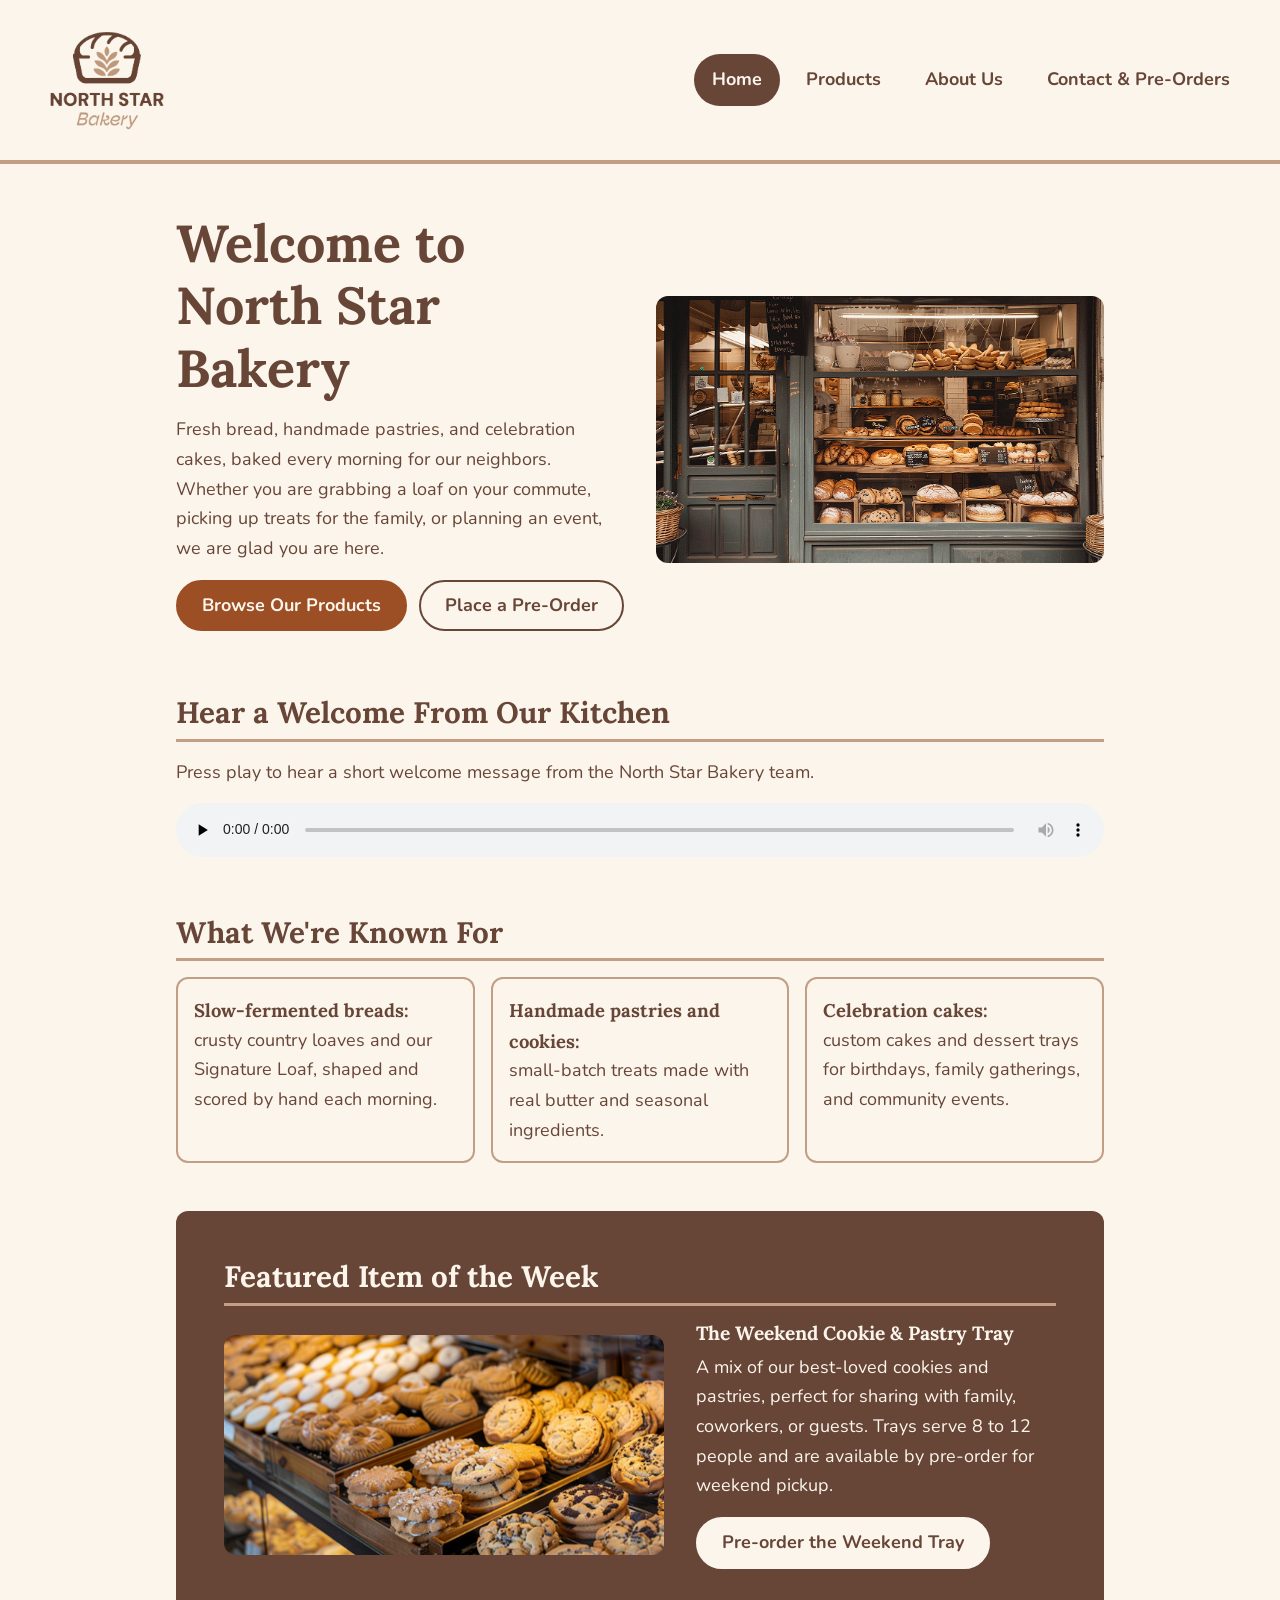
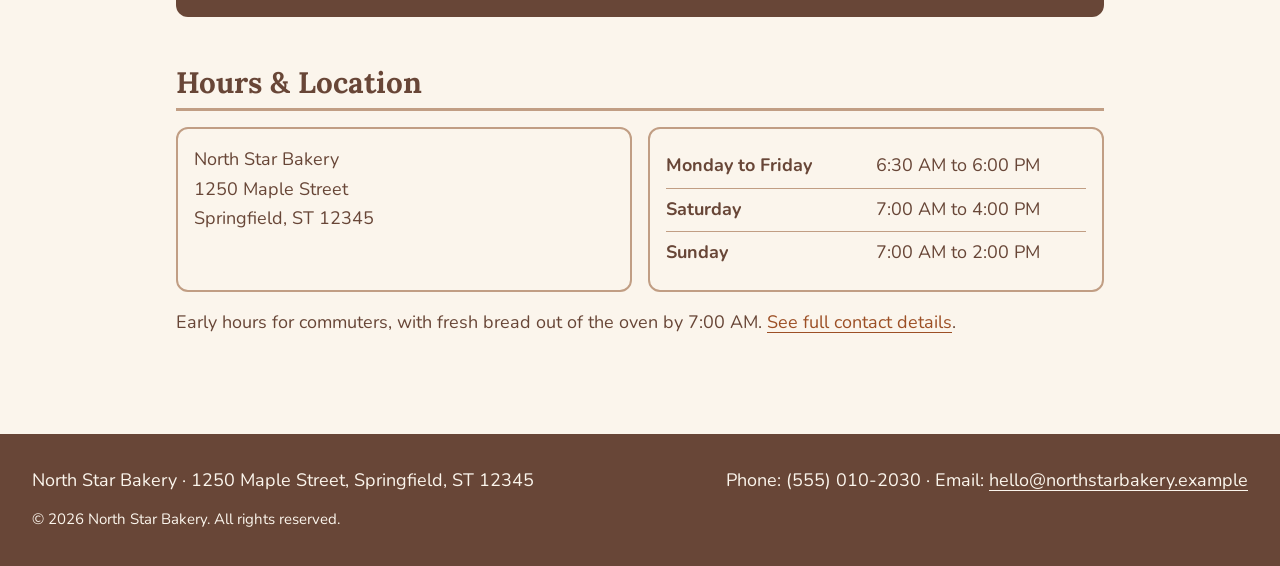
<file: index.html>
<!DOCTYPE html>
<html lang="en">
<head>
  <meta charset="UTF-8">
  <meta name="viewport" content="width=device-width, initial-scale=1.0">
  <meta name="description" content="North Star Bakery is a neighborhood bakery serving handmade breads, pastries, and cakes. Pre-order for pickup or send us an inquiry.">
  <title>North Star Bakery | Handmade Breads, Pastries &amp; Cakes</title>
  <link rel="preconnect" href="https://fonts.googleapis.com">
  <link rel="preconnect" href="https://fonts.gstatic.com" crossorigin>
  <link rel="stylesheet" href="https://fonts.googleapis.com/css2?family=Lora:wght@600;700&family=Nunito:wght@400;700&display=swap">
  <link rel="stylesheet" href="styles.css">
  <script src="script.js" defer></script>
</head>
<body>
  <a class="skip-link" href="#main-content">Skip to main content</a>

  <header>
    <img src="bakery-logo_c.png" alt="North Star Bakery logo: a loaf of bread with a wheat sprig inside" width="220" height="188">
    <nav aria-label="Main navigation">
      <ul>
        <li><a href="index.html" aria-current="page">Home</a></li>
        <li><a href="products.html">Products</a></li>
        <li><a href="about.html">About Us</a></li>
        <li><a href="contact.html">Contact &amp; Pre-Orders</a></li>
      </ul>
    </nav>
  </header>

  <main id="main-content">
    <section class="split" aria-labelledby="welcome-heading">
      <div>
        <h1 id="welcome-heading">Welcome to North Star Bakery</h1>
        <p>Fresh bread, handmade pastries, and celebration cakes, baked every morning for our neighbors. Whether you are grabbing a loaf on your commute, picking up treats for the family, or planning an event, we are glad you are here.</p>
        <p class="button-row">
          <a class="button" href="products.html">Browse Our Products</a>
          <a class="button button-outline" href="contact.html">Place a Pre-Order</a>
        </p>
      </div>
      <img src="bakery-storefront_c.png" alt="North Star Bakery storefront with a gray-green door and a front window filled with fresh breads and pastries" width="600" height="358">
    </section>

    <section class="welcome-audio" aria-labelledby="audio-heading">
      <h2 id="audio-heading">Hear a Welcome From Our Kitchen</h2>
      <p>Press play to hear a short welcome message from the North Star Bakery team.</p>
      <audio controls preload="none">
        <source src="bakery-welcome_c.mp3" type="audio/mpeg">
        <p>Your browser does not support the audio element. This is a short audio welcome message from the North Star Bakery team. You can <a href="bakery-welcome_c.mp3">download the welcome message as an MP3</a> to listen to it.</p>
      </audio>
    </section>

    <section aria-labelledby="known-for-heading">
      <h2 id="known-for-heading">What We're Known For</h2>
      <ul class="feature-list">
        <li><strong>Slow-fermented breads:</strong> crusty country loaves and our Signature Loaf, shaped and scored by hand each morning.</li>
        <li><strong>Handmade pastries and cookies:</strong> small-batch treats made with real butter and seasonal ingredients.</li>
        <li><strong>Celebration cakes:</strong> custom cakes and dessert trays for birthdays, family gatherings, and community events.</li>
      </ul>
    </section>

    <section class="featured" aria-labelledby="featured-heading">
      <h2 id="featured-heading">Featured Item of the Week</h2>
      <div class="featured-body">
        <picture>
          <source media="(min-width: 800px)" srcset="bakery-feature-large_c.png">
          <img src="bakery-feature-small_c.png" alt="Wooden trays of chocolate chip cookies, sugar-dusted shortbread, and glazed pastries in the North Star Bakery display case" width="600">
        </picture>
        <div class="featured-text">
          <h3>The Weekend Cookie &amp; Pastry Tray</h3>
          <p>A mix of our best-loved cookies and pastries, perfect for sharing with family, coworkers, or guests. Trays serve 8 to 12 people and are available by pre-order for weekend pickup.</p>
          <p><a class="button" href="contact.html">Pre-order the Weekend Tray</a></p>
        </div>
      </div>
    </section>

    <section aria-labelledby="visit-heading">
      <h2 id="visit-heading">Hours &amp; Location</h2>
      <div class="visit-details">
        <address>
          North Star Bakery<br>
          1250 Maple Street<br>
          Springfield, ST 12345
        </address>
        <dl>
          <dt>Monday to Friday</dt>
          <dd>6:30 AM to 6:00 PM</dd>
          <dt>Saturday</dt>
          <dd>7:00 AM to 4:00 PM</dd>
          <dt>Sunday</dt>
          <dd>7:00 AM to 2:00 PM</dd>
        </dl>
      </div>
      <p>Early hours for commuters, with fresh bread out of the oven by 7:00 AM. <a href="contact.html">See full contact details</a>.</p>
    </section>
  </main>

  <footer>
    <p>North Star Bakery &middot; 1250 Maple Street, Springfield, ST 12345</p>
    <p>Phone: (555) 010-2030 &middot; Email: <a href="mailto:hello@northstarbakery.example">hello@northstarbakery.example</a></p>
    <p><small>&copy; 2026 North Star Bakery. All rights reserved.</small></p>
  </footer>
</body>
</html>
</file>
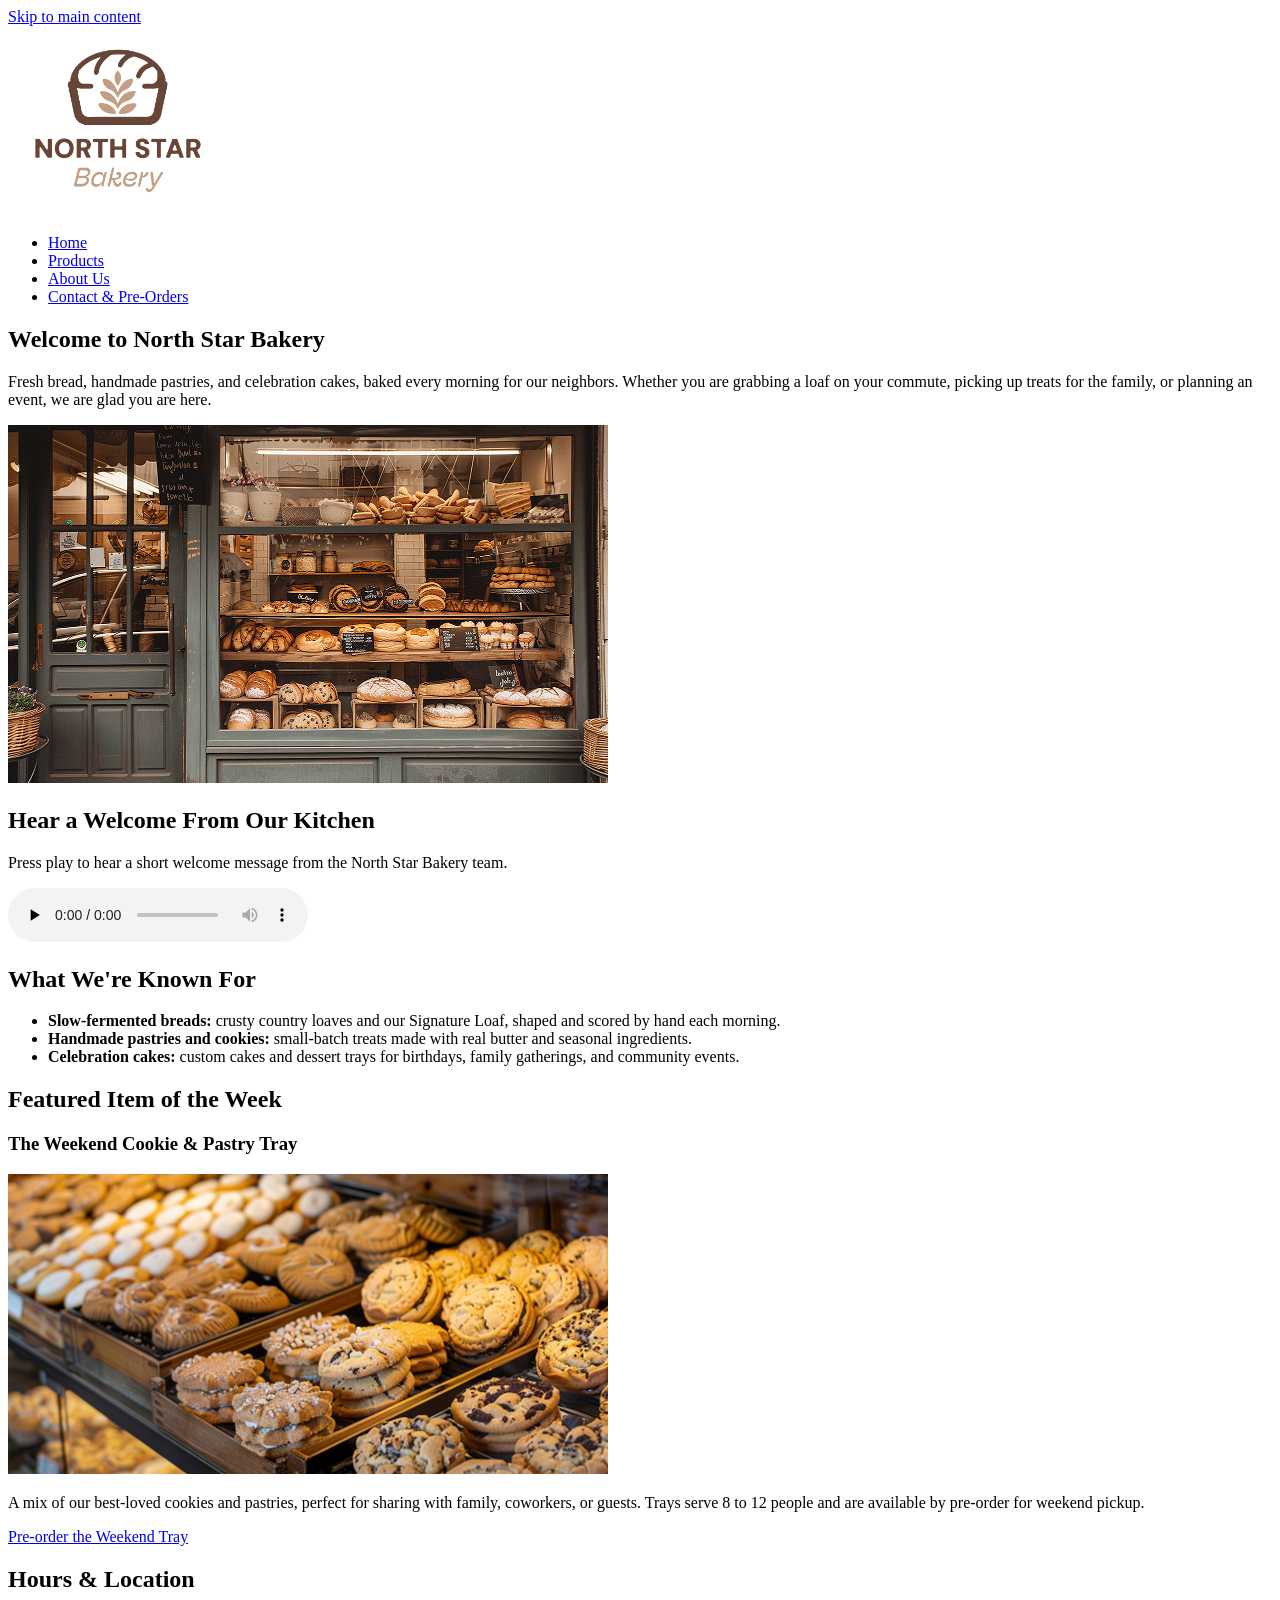
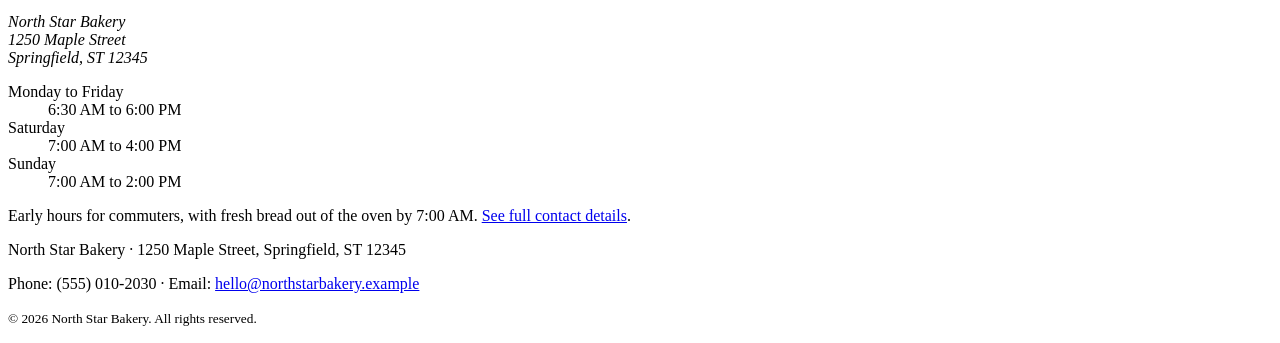
<file: north-star-bakery/index.html>
<!DOCTYPE html>
<html lang="en">
<head>
  <meta charset="UTF-8">
  <meta name="viewport" content="width=device-width, initial-scale=1.0">
  <meta name="description" content="North Star Bakery is a neighborhood bakery serving handmade breads, pastries, and cakes. Pre-order for pickup or send us an inquiry.">
  <title>North Star Bakery | Handmade Breads, Pastries &amp; Cakes</title>
</head>
<body>
  <a href="#main-content">Skip to main content</a>

  <header>
    <img src="bakery-logo_c.png" alt="North Star Bakery logo: a loaf of bread with a wheat sprig inside" width="220" height="188">
    <nav aria-label="Main navigation">
      <ul>
        <li><a href="index.html" aria-current="page">Home</a></li>
        <li><a href="products.html">Products</a></li>
        <li><a href="about.html">About Us</a></li>
        <li><a href="contact.html">Contact &amp; Pre-Orders</a></li>
      </ul>
    </nav>
  </header>

  <main id="main-content">
    <section aria-labelledby="welcome-heading">
      <h1 id="welcome-heading">Welcome to North Star Bakery</h1>
      <p>Fresh bread, handmade pastries, and celebration cakes, baked every morning for our neighbors. Whether you are grabbing a loaf on your commute, picking up treats for the family, or planning an event, we are glad you are here.</p>
      <img src="bakery-storefront_c.png" alt="North Star Bakery storefront with a gray-green door and a front window filled with fresh breads and pastries" width="600" height="358">
    </section>

    <section aria-labelledby="audio-heading">
      <h2 id="audio-heading">Hear a Welcome From Our Kitchen</h2>
      <p>Press play to hear a short welcome message from the North Star Bakery team.</p>
      <audio controls preload="none">
        <source src="bakery-welcome_c.mp3" type="audio/mpeg">
        <p>Your browser does not support the audio element. This is a short audio welcome message from the North Star Bakery team. You can <a href="bakery-welcome_c.mp3">download the welcome message as an MP3</a> to listen to it.</p>
      </audio>
    </section>

    <section aria-labelledby="known-for-heading">
      <h2 id="known-for-heading">What We're Known For</h2>
      <ul>
        <li><strong>Slow-fermented breads:</strong> crusty country loaves and our Signature Loaf, shaped and scored by hand each morning.</li>
        <li><strong>Handmade pastries and cookies:</strong> small-batch treats made with real butter and seasonal ingredients.</li>
        <li><strong>Celebration cakes:</strong> custom cakes and dessert trays for birthdays, family gatherings, and community events.</li>
      </ul>
    </section>

    <section aria-labelledby="featured-heading">
      <h2 id="featured-heading">Featured Item of the Week</h2>
      <h3>The Weekend Cookie &amp; Pastry Tray</h3>
      <picture>
        <source media="(min-width: 800px)" srcset="bakery-feature-large_c.png">
        <img src="bakery-feature-small_c.png" alt="Wooden trays of chocolate chip cookies, sugar-dusted shortbread, and glazed pastries in the North Star Bakery display case" width="600">
      </picture>
      <p>A mix of our best-loved cookies and pastries, perfect for sharing with family, coworkers, or guests. Trays serve 8 to 12 people and are available by pre-order for weekend pickup.</p>
      <p><a href="contact.html">Pre-order the Weekend Tray</a></p>
    </section>

    <section aria-labelledby="visit-heading">
      <h2 id="visit-heading">Hours &amp; Location</h2>
      <address>
        North Star Bakery<br>
        1250 Maple Street<br>
        Springfield, ST 12345
      </address>
      <dl>
        <dt>Monday to Friday</dt>
        <dd>6:30 AM to 6:00 PM</dd>
        <dt>Saturday</dt>
        <dd>7:00 AM to 4:00 PM</dd>
        <dt>Sunday</dt>
        <dd>7:00 AM to 2:00 PM</dd>
      </dl>
      <p>Early hours for commuters, with fresh bread out of the oven by 7:00 AM. <a href="contact.html">See full contact details</a>.</p>
    </section>
  </main>

  <footer>
    <p>North Star Bakery &middot; 1250 Maple Street, Springfield, ST 12345</p>
    <p>Phone: (555) 010-2030 &middot; Email: <a href="mailto:hello@northstarbakery.example">hello@northstarbakery.example</a></p>
    <p><small>&copy; 2026 North Star Bakery. All rights reserved.</small></p>
  </footer>
</body>
</html>
</file>
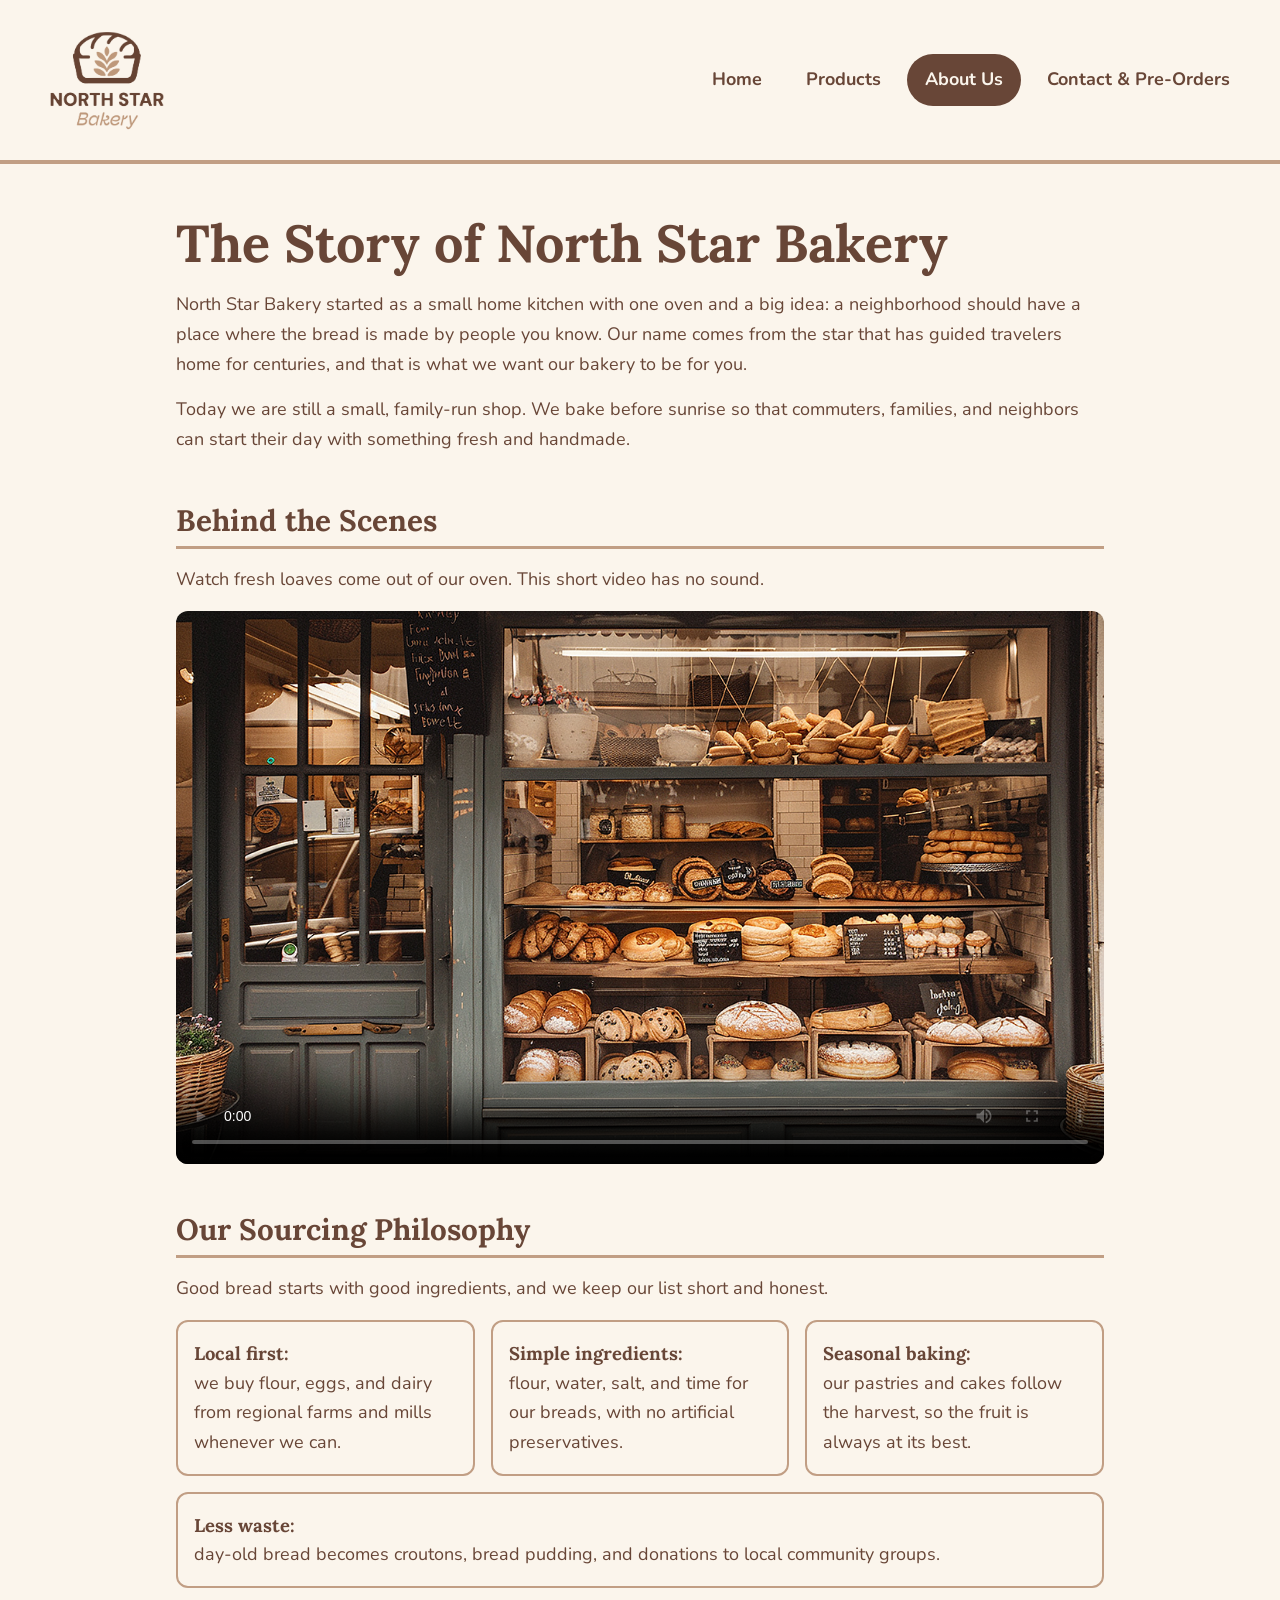
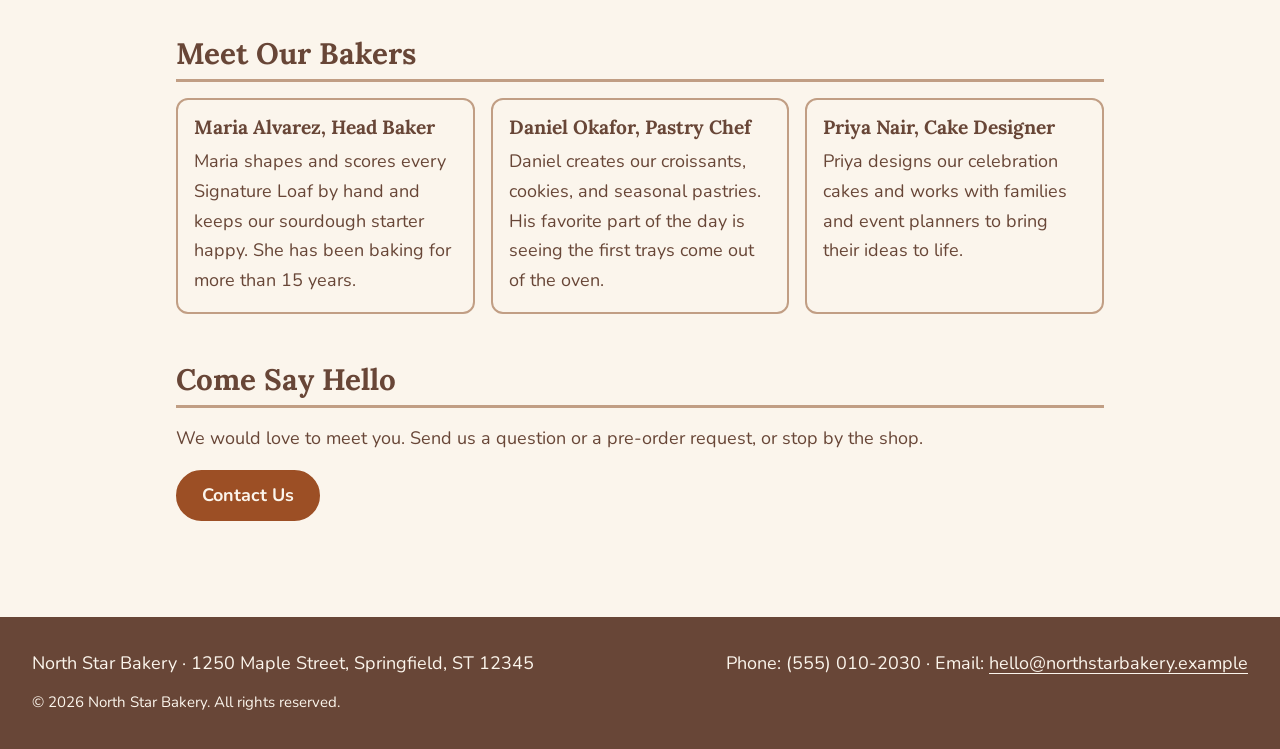
<file: about.html>
<!DOCTYPE html>
<html lang="en">
<head>
  <meta charset="UTF-8">
  <meta name="viewport" content="width=device-width, initial-scale=1.0">
  <meta name="description" content="Learn the story of North Star Bakery, how we source our ingredients, and meet the people who bake your bread.">
  <title>About Us | North Star Bakery</title>
  <link rel="preconnect" href="https://fonts.googleapis.com">
  <link rel="preconnect" href="https://fonts.gstatic.com" crossorigin>
  <link rel="stylesheet" href="https://fonts.googleapis.com/css2?family=Lora:wght@600;700&family=Nunito:wght@400;700&display=swap">
  <link rel="stylesheet" href="styles.css">
  <script src="script.js" defer></script>
</head>
<body>
  <a class="skip-link" href="#main-content">Skip to main content</a>

  <header>
    <img src="bakery-logo_c.png" alt="North Star Bakery logo: a loaf of bread with a wheat sprig inside" width="220" height="188">
    <nav aria-label="Main navigation">
      <ul>
        <li><a href="index.html">Home</a></li>
        <li><a href="products.html">Products</a></li>
        <li><a href="about.html" aria-current="page">About Us</a></li>
        <li><a href="contact.html">Contact &amp; Pre-Orders</a></li>
      </ul>
    </nav>
  </header>

  <main id="main-content">
    <section aria-labelledby="story-heading">
      <h1 id="story-heading">The Story of North Star Bakery</h1>
      <p>North Star Bakery started as a small home kitchen with one oven and a big idea: a neighborhood should have a place where the bread is made by people you know. Our name comes from the star that has guided travelers home for centuries, and that is what we want our bakery to be for you.</p>
      <p>Today we are still a small, family-run shop. We bake before sunrise so that commuters, families, and neighbors can start their day with something fresh and handmade.</p>
    </section>

    <section class="behind-scenes" aria-labelledby="video-heading">
      <h2 id="video-heading">Behind the Scenes</h2>
      <p>Watch fresh loaves come out of our oven. This short video has no sound.</p>
      <video controls preload="metadata" width="640" poster="bakery-storefront_c.png">
        <source src="bakery-behind-scenes_c.mp4" type="video/mp4">
        <p>Your browser does not support the video element. This short, silent video shows a baker sliding freshly baked round loaves out of the oven on a wooden peel. You can <a href="bakery-behind-scenes_c.mp4">download the behind-the-scenes video (MP4)</a> to watch it.</p>
      </video>
    </section>

    <section aria-labelledby="sourcing-heading">
      <h2 id="sourcing-heading">Our Sourcing Philosophy</h2>
      <p>Good bread starts with good ingredients, and we keep our list short and honest.</p>
      <ul class="feature-list">
        <li><strong>Local first:</strong> we buy flour, eggs, and dairy from regional farms and mills whenever we can.</li>
        <li><strong>Simple ingredients:</strong> flour, water, salt, and time for our breads, with no artificial preservatives.</li>
        <li><strong>Seasonal baking:</strong> our pastries and cakes follow the harvest, so the fruit is always at its best.</li>
        <li><strong>Less waste:</strong> day-old bread becomes croutons, bread pudding, and donations to local community groups.</li>
      </ul>
    </section>

    <section class="card-section" aria-labelledby="staff-heading">
      <h2 id="staff-heading">Meet Our Bakers</h2>
      <article>
        <h3>Maria Alvarez, Head Baker</h3>
        <p>Maria shapes and scores every Signature Loaf by hand and keeps our sourdough starter happy. She has been baking for more than 15 years.</p>
      </article>
      <article>
        <h3>Daniel Okafor, Pastry Chef</h3>
        <p>Daniel creates our croissants, cookies, and seasonal pastries. His favorite part of the day is seeing the first trays come out of the oven.</p>
      </article>
      <article>
        <h3>Priya Nair, Cake Designer</h3>
        <p>Priya designs our celebration cakes and works with families and event planners to bring their ideas to life.</p>
      </article>
    </section>

    <section aria-labelledby="community-heading">
      <h2 id="community-heading">Come Say Hello</h2>
      <p>We would love to meet you. Send us a question or a pre-order request, or stop by the shop.</p>
      <p><a class="button" href="contact.html">Contact Us</a></p>
    </section>
  </main>

  <footer>
    <p>North Star Bakery &middot; 1250 Maple Street, Springfield, ST 12345</p>
    <p>Phone: (555) 010-2030 &middot; Email: <a href="mailto:hello@northstarbakery.example">hello@northstarbakery.example</a></p>
    <p><small>&copy; 2026 North Star Bakery. All rights reserved.</small></p>
  </footer>
</body>
</html>
</file>
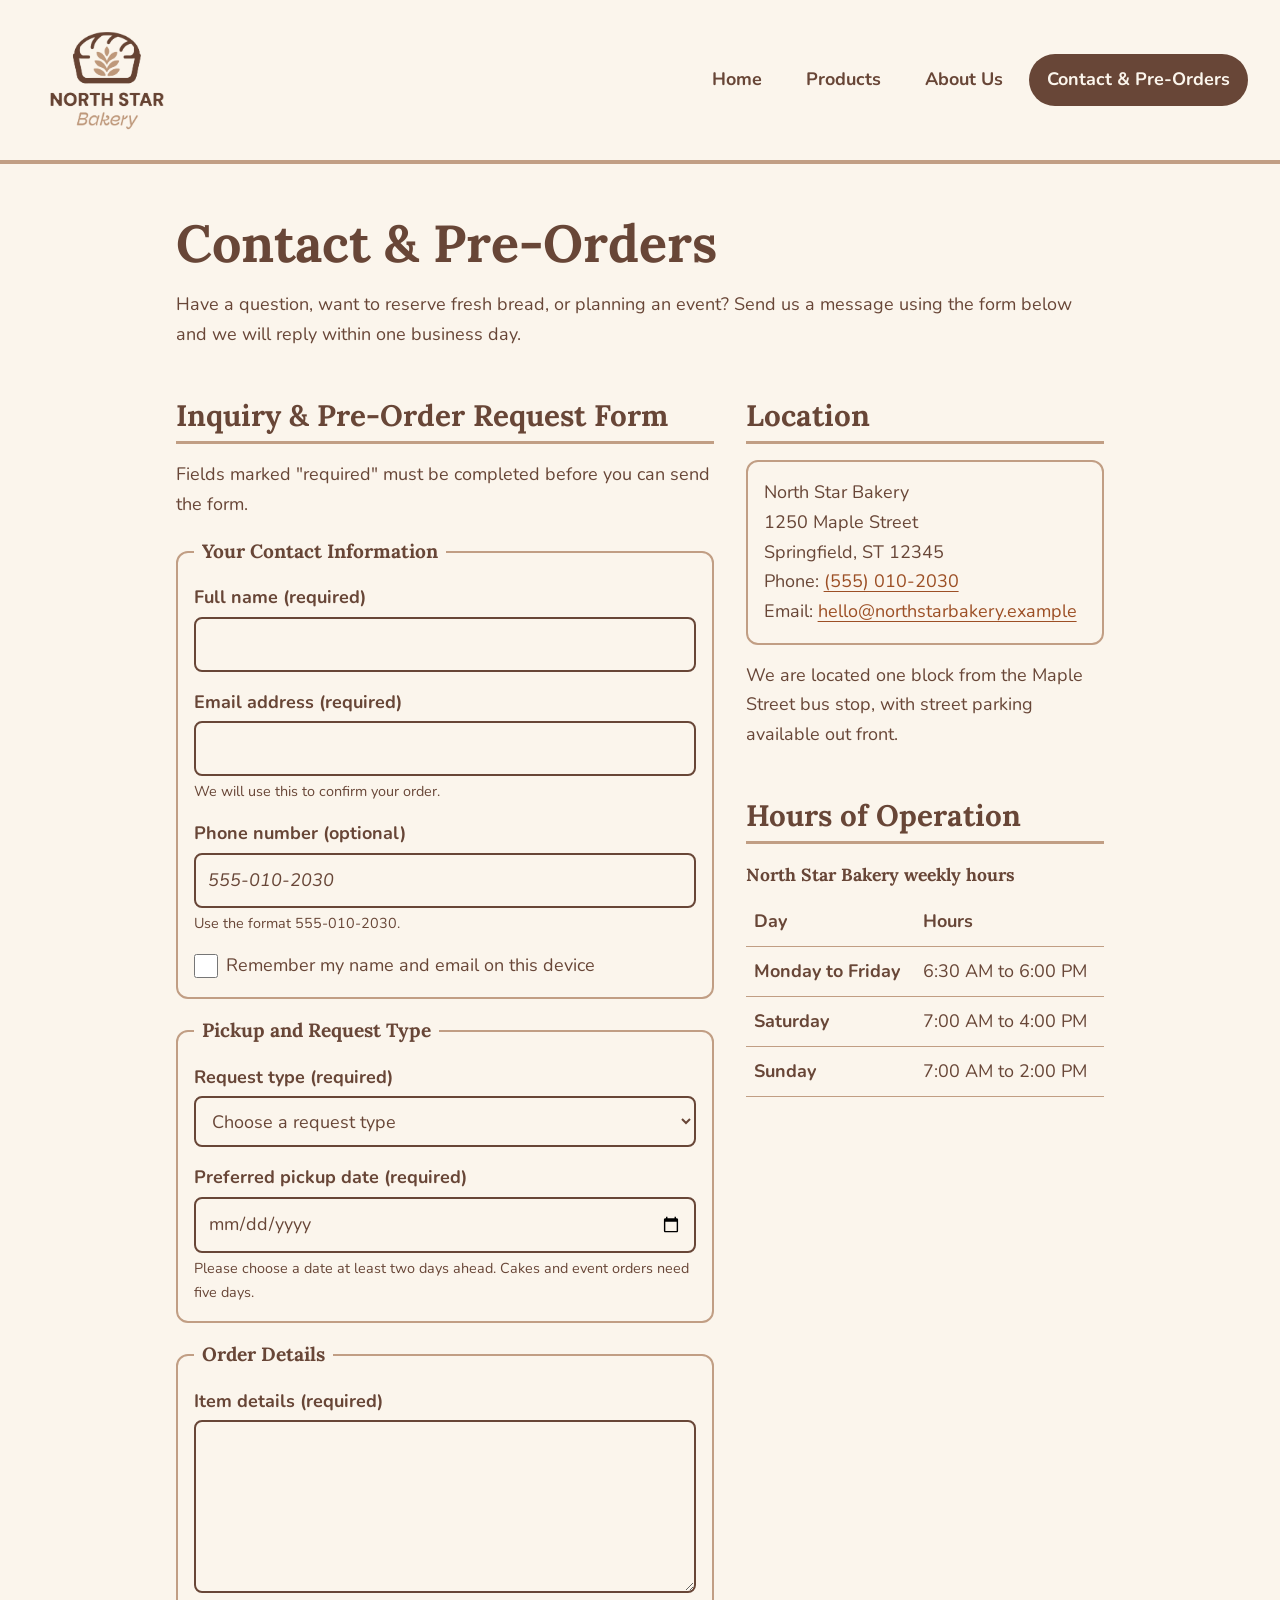
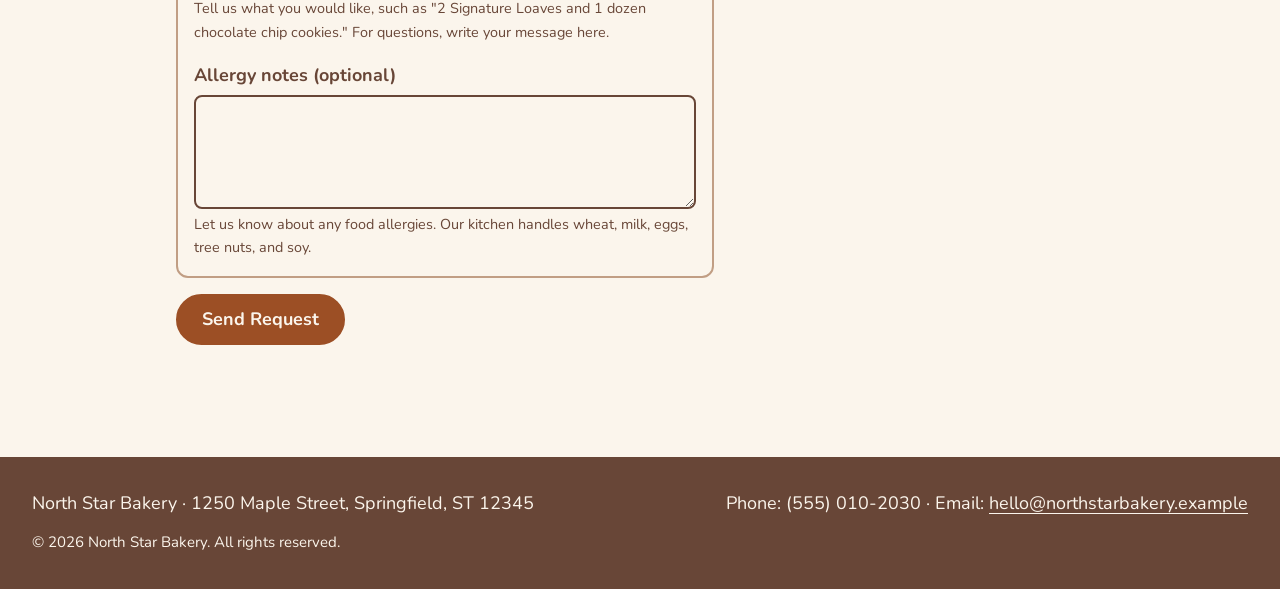
<file: contact.html>
<!DOCTYPE html>
<html lang="en">
<head>
  <meta charset="UTF-8">
  <meta name="viewport" content="width=device-width, initial-scale=1.0">
  <meta name="description" content="Contact North Star Bakery to place a pre-order, ask a question, or plan an event. Find our address and hours.">
  <title>Contact &amp; Pre-Orders | North Star Bakery</title>
  <link rel="preconnect" href="https://fonts.googleapis.com">
  <link rel="preconnect" href="https://fonts.gstatic.com" crossorigin>
  <link rel="stylesheet" href="https://fonts.googleapis.com/css2?family=Lora:wght@600;700&family=Nunito:wght@400;700&display=swap">
  <link rel="stylesheet" href="styles.css">
  <script src="script.js" defer></script>
</head>
<body>
  <a class="skip-link" href="#main-content">Skip to main content</a>

  <header>
    <img src="bakery-logo_c.png" alt="North Star Bakery logo: a loaf of bread with a wheat sprig inside" width="220" height="188">
    <nav aria-label="Main navigation">
      <ul>
        <li><a href="index.html">Home</a></li>
        <li><a href="products.html">Products</a></li>
        <li><a href="about.html">About Us</a></li>
        <li><a href="contact.html" aria-current="page">Contact &amp; Pre-Orders</a></li>
      </ul>
    </nav>
  </header>

  <main id="main-content">
    <section aria-labelledby="contact-heading">
      <h1 id="contact-heading">Contact &amp; Pre-Orders</h1>
      <p>Have a question, want to reserve fresh bread, or planning an event? Send us a message using the form below and we will reply within one business day.</p>
    </section>

    <div class="contact-columns">
      <section class="contact-form" aria-labelledby="form-heading">
        <h2 id="form-heading">Inquiry &amp; Pre-Order Request Form</h2>
        <p>Fields marked "required" must be completed before you can send the form.</p>
      <div class="form-status" id="form-status" role="status" hidden></div>

        <form id="request-form" action="#" method="post" novalidate>
          <fieldset>
            <legend>Your Contact Information</legend>

            <p>
              <label for="customer-name">Full name (required)</label>
              <input type="text" id="customer-name" name="customer_name" required minlength="2" maxlength="60" autocomplete="name" aria-describedby="customer-name-error">
              <span class="error-message" id="customer-name-error" aria-live="polite"></span>
            </p>

            <p>
              <label for="customer-email">Email address (required)</label>
              <input type="email" id="customer-email" name="customer_email" required autocomplete="email" aria-describedby="email-hint customer-email-error">
              <span class="error-message" id="customer-email-error" aria-live="polite"></span>
              <small class="hint" id="email-hint">We will use this to confirm your order.</small>
            </p>

            <p>
              <label for="customer-phone">Phone number (optional)</label>
              <input type="tel" id="customer-phone" name="customer_phone" pattern="[0-9]{3}-[0-9]{3}-[0-9]{4}" placeholder="555-010-2030" autocomplete="tel" aria-describedby="phone-hint customer-phone-error">
              <span class="error-message" id="customer-phone-error" aria-live="polite"></span>
              <small class="hint" id="phone-hint">Use the format 555-010-2030.</small>
            </p>

            <p>
              <label class="checkbox">
                <input type="checkbox" id="remember-me" name="remember_me">
                Remember my name and email on this device
              </label>
            </p>
          </fieldset>

          <fieldset>
            <legend>Pickup and Request Type</legend>

            <p>
              <label for="request-type">Request type (required)</label>
              <select id="request-type" name="request_type" required aria-describedby="request-type-error">
                <option value="">Choose a request type</option>
                <option value="pre-order">Pre-order</option>
                <option value="general-question">General question</option>
                <option value="event-catering">Event or catering inquiry</option>
              </select>
              <span class="error-message" id="request-type-error" aria-live="polite"></span>
            </p>

            <p>
              <label for="pickup-date">Preferred pickup date (required)</label>
              <input type="date" id="pickup-date" name="pickup_date" required aria-describedby="date-hint pickup-date-error">
              <span class="error-message" id="pickup-date-error" aria-live="polite"></span>
              <small class="hint" id="date-hint">Please choose a date at least two days ahead. Cakes and event orders need five days.</small>
            </p>
          </fieldset>

          <fieldset>
            <legend>Order Details</legend>

            <p>
              <label for="item-details">Item details (required)</label>
              <textarea id="item-details" name="item_details" rows="5" cols="50" required minlength="10" maxlength="500" aria-describedby="item-hint item-details-error"></textarea>
              <span class="error-message" id="item-details-error" aria-live="polite"></span>
              <small class="hint" id="prefill-note" hidden>We filled this in from your pre-order list. You can edit it, or <a href="products.html#preorder-list">change your list</a>.</small>
              <small class="hint" id="item-hint">Tell us what you would like, such as "2 Signature Loaves and 1 dozen chocolate chip cookies." For questions, write your message here.</small>
            </p>

            <p>
              <label for="allergy-notes">Allergy notes (optional)</label>
              <textarea id="allergy-notes" name="allergy_notes" rows="3" cols="50" maxlength="300" aria-describedby="allergy-hint allergy-notes-error"></textarea>
              <span class="error-message" id="allergy-notes-error" aria-live="polite"></span>
              <small class="hint" id="allergy-hint">Let us know about any food allergies. Our kitchen handles wheat, milk, eggs, tree nuts, and soy.</small>
            </p>
          </fieldset>

          <p><button class="button" type="submit">Send Request</button></p>
        </form>
      </section>

      <div class="contact-info">
        <section aria-labelledby="location-heading">
          <h2 id="location-heading">Location</h2>
          <address>
            North Star Bakery<br>
            1250 Maple Street<br>
            Springfield, ST 12345<br>
            Phone: <a href="tel:+15550102030">(555) 010-2030</a><br>
            Email: <a href="mailto:hello@northstarbakery.example">hello@northstarbakery.example</a>
          </address>
          <p>We are located one block from the Maple Street bus stop, with street parking available out front.</p>
        </section>

        <section aria-labelledby="hours-heading">
          <h2 id="hours-heading">Hours of Operation</h2>
          <table>
            <caption>North Star Bakery weekly hours</caption>
            <thead>
              <tr>
                <th scope="col">Day</th>
                <th scope="col">Hours</th>
              </tr>
            </thead>
            <tbody>
              <tr>
                <th scope="row">Monday to Friday</th>
                <td>6:30 AM to 6:00 PM</td>
              </tr>
              <tr>
                <th scope="row">Saturday</th>
                <td>7:00 AM to 4:00 PM</td>
              </tr>
              <tr>
                <th scope="row">Sunday</th>
                <td>7:00 AM to 2:00 PM</td>
              </tr>
            </tbody>
          </table>
        </section>
      </div>
    </div>
  </main>

  <footer>
    <p>North Star Bakery &middot; 1250 Maple Street, Springfield, ST 12345</p>
    <p>Phone: (555) 010-2030 &middot; Email: <a href="mailto:hello@northstarbakery.example">hello@northstarbakery.example</a></p>
    <p><small>&copy; 2026 North Star Bakery. All rights reserved.</small></p>
  </footer>
</body>
</html>
</file>
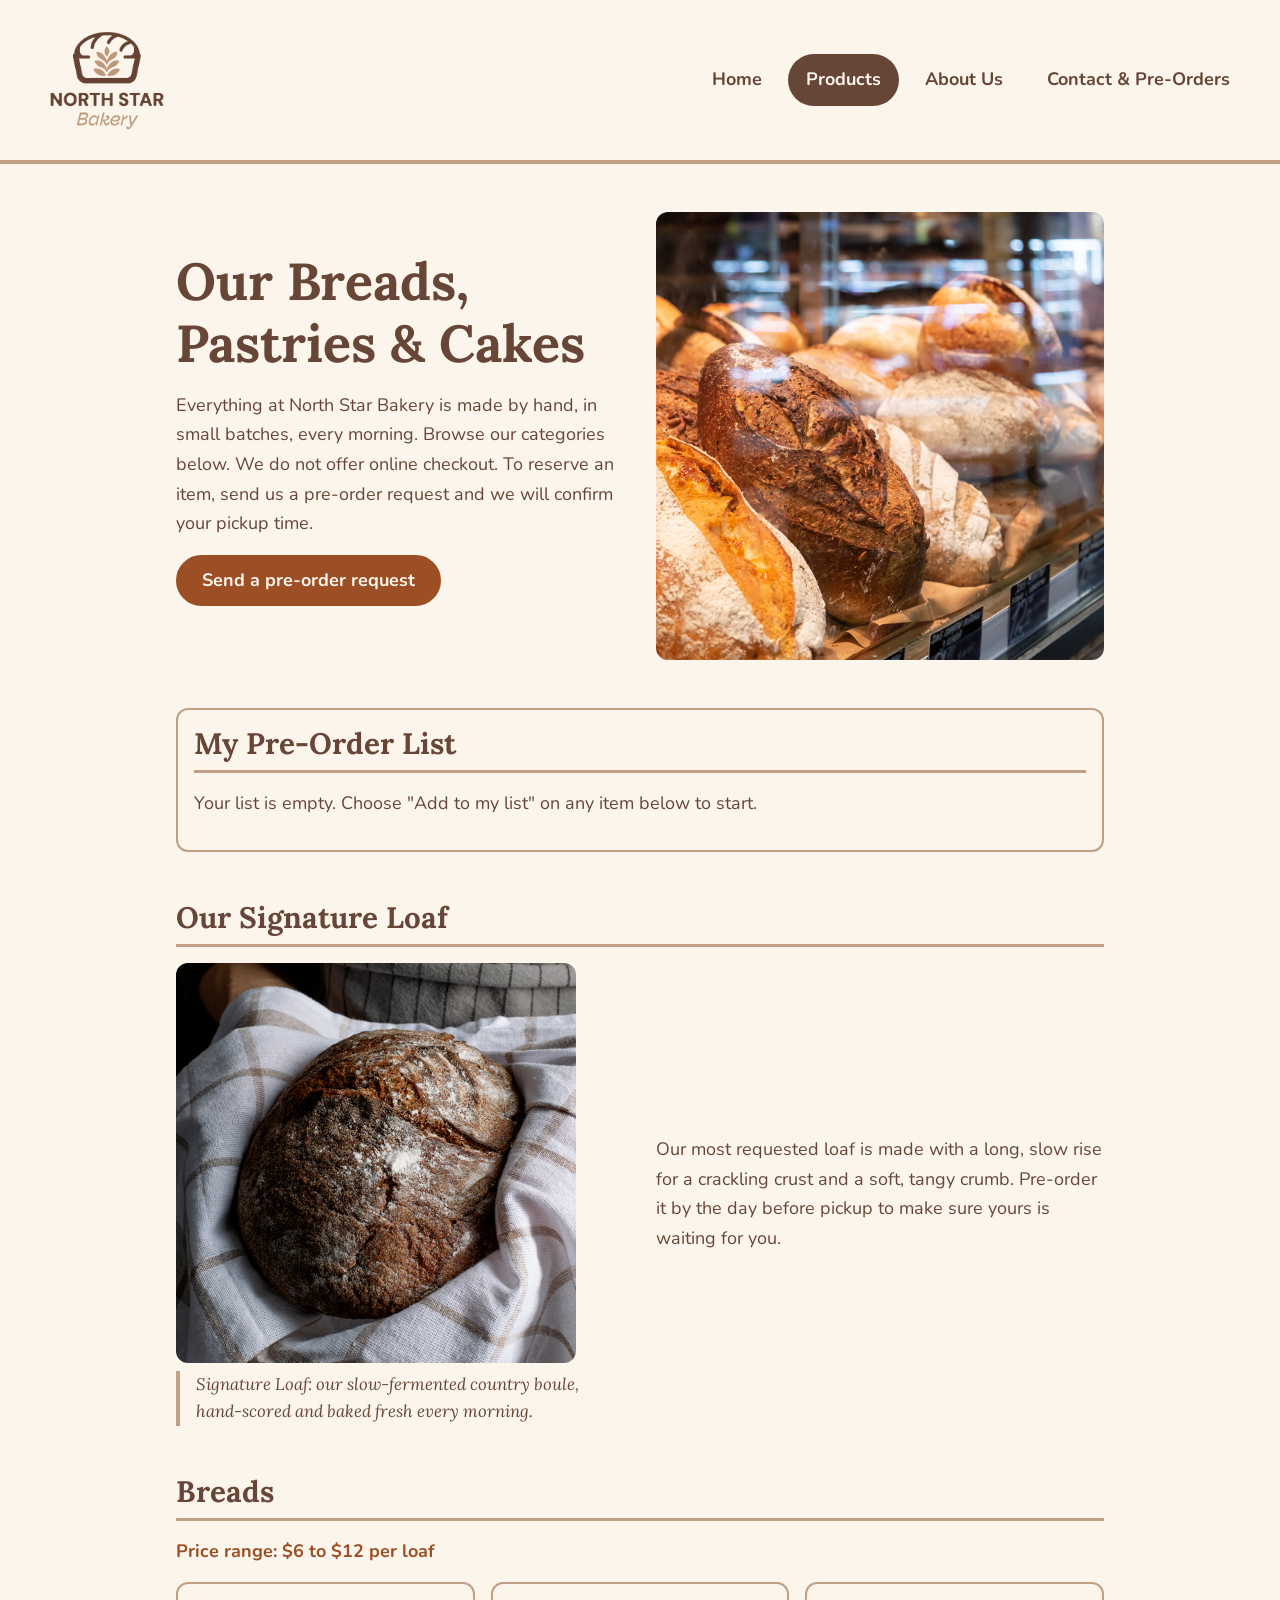
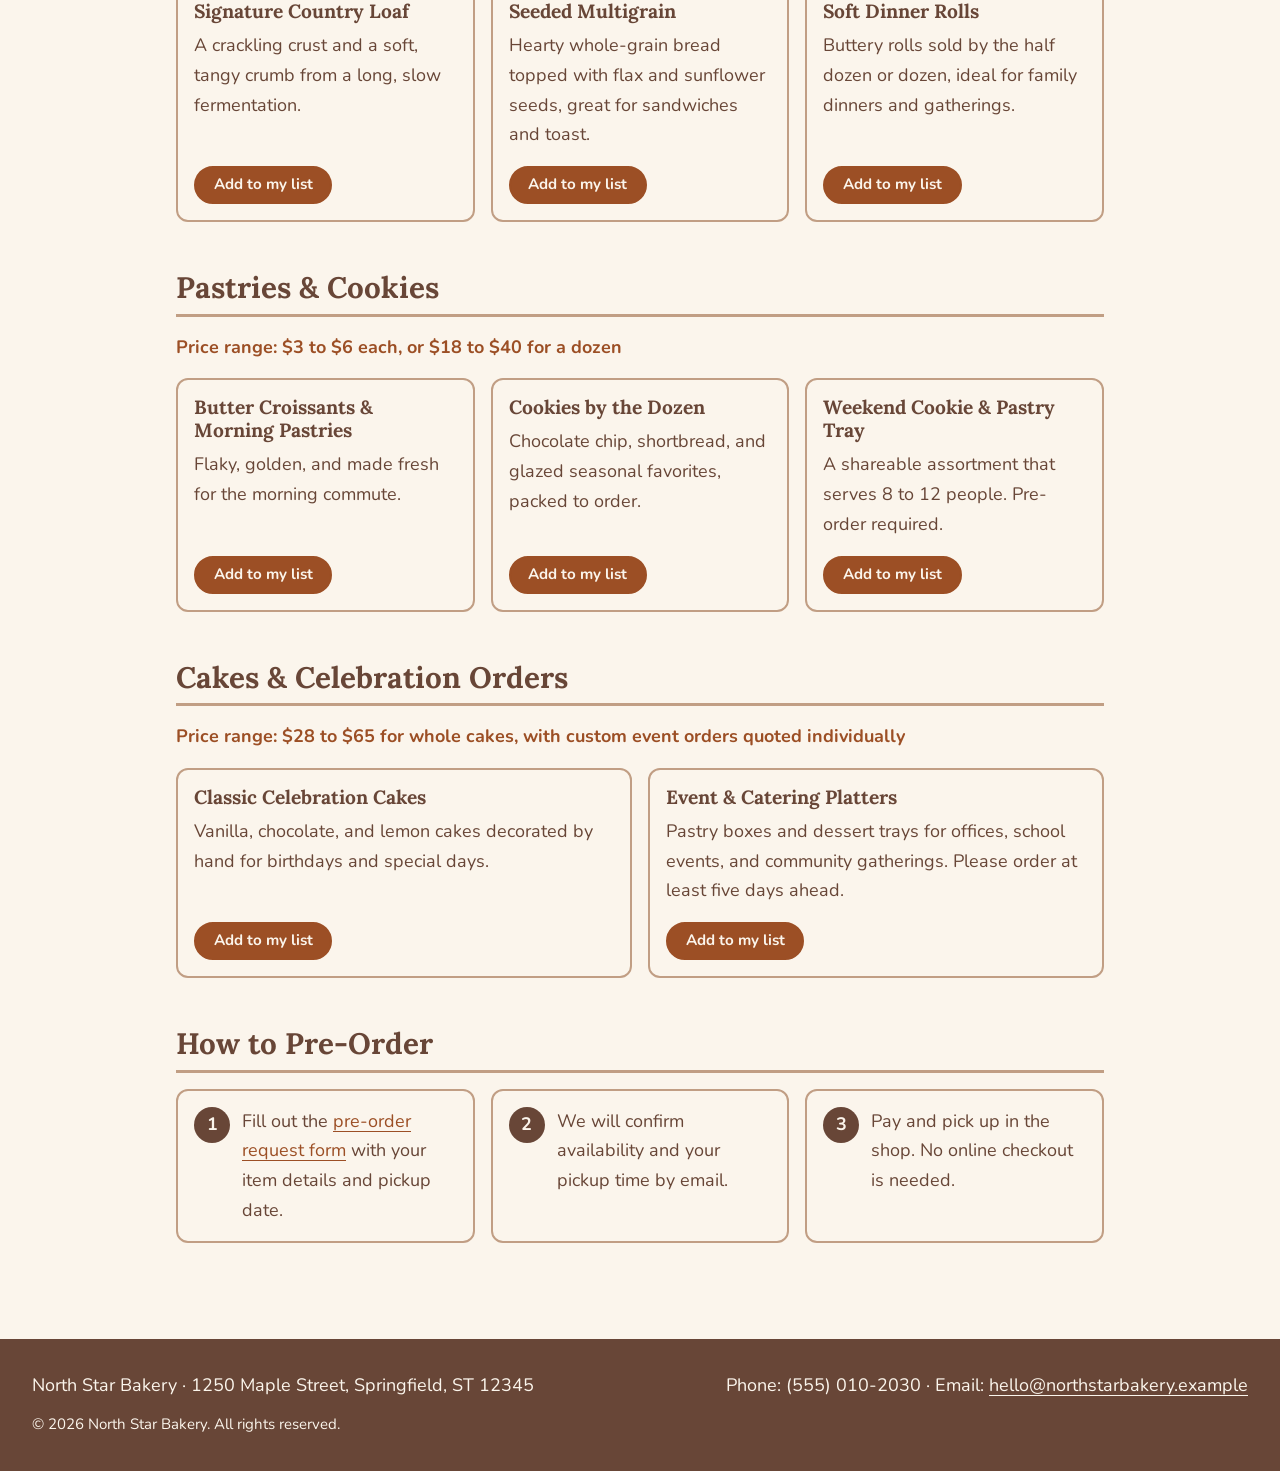
<file: products.html>
<!DOCTYPE html>
<html lang="en">
<head>
  <meta charset="UTF-8">
  <meta name="viewport" content="width=device-width, initial-scale=1.0">
  <meta name="description" content="Browse North Star Bakery's handmade breads, pastries, and cakes, with price ranges and pre-order information.">
  <title>Products | North Star Bakery</title>
  <link rel="preconnect" href="https://fonts.googleapis.com">
  <link rel="preconnect" href="https://fonts.gstatic.com" crossorigin>
  <link rel="stylesheet" href="https://fonts.googleapis.com/css2?family=Lora:wght@600;700&family=Nunito:wght@400;700&display=swap">
  <link rel="stylesheet" href="styles.css">
  <script src="script.js" defer></script>
</head>
<body>
  <a class="skip-link" href="#main-content">Skip to main content</a>

  <header>
    <img src="bakery-logo_c.png" alt="North Star Bakery logo: a loaf of bread with a wheat sprig inside" width="220" height="188">
    <nav aria-label="Main navigation">
      <ul>
        <li><a href="index.html">Home</a></li>
        <li><a href="products.html" aria-current="page">Products</a></li>
        <li><a href="about.html">About Us</a></li>
        <li><a href="contact.html">Contact &amp; Pre-Orders</a></li>
      </ul>
    </nav>
  </header>

  <main id="main-content">
    <section class="split" aria-labelledby="products-intro-heading">
      <div>
        <h1 id="products-intro-heading">Our Breads, Pastries &amp; Cakes</h1>
        <p>Everything at North Star Bakery is made by hand, in small batches, every morning. Browse our categories below. We do not offer online checkout. To reserve an item, send us a pre-order request and we will confirm your pickup time.</p>
        <p><a class="button" href="contact.html">Send a pre-order request</a></p>
      </div>
      <img src="bakery-bread_c.png" alt="Golden-crusted sourdough and country loaves stacked in the glass bakery case with handwritten price tags" width="400" height="400">
    </section>

    <section class="preorder-list" id="preorder-list" aria-labelledby="list-heading">
      <h2 id="list-heading">My Pre-Order List</h2>
      <p id="list-status" aria-live="polite">Loading your list&hellip;</p>
      <ul id="list-items" class="list-items"></ul>
      <p class="button-row">
        <a class="button" id="list-continue" href="contact.html" hidden>Continue to Pre-Order Form</a>
        <button class="button button-outline" id="list-clear" type="button" hidden>Clear My List</button>
      </p>
      <noscript><p>Turn on JavaScript to build a pre-order list. You can still send a request on the <a href="contact.html">contact page</a>.</p></noscript>
    </section>

    <section class="signature" aria-labelledby="signature-heading">
      <h2 id="signature-heading">Our Signature Loaf</h2>
      <div class="signature-body">
        <figure>
          <img src="bakery-signature-loaf_c.png" alt="A round, dark-crusted loaf dusted with flour resting on a white and tan checked linen cloth" width="400" height="400">
          <figcaption>Signature Loaf: our slow-fermented country boule, hand-scored and baked fresh every morning.</figcaption>
        </figure>
        <p>Our most requested loaf is made with a long, slow rise for a crackling crust and a soft, tangy crumb. Pre-order it by the day before pickup to make sure yours is waiting for you.</p>
      </div>
    </section>

    <section class="card-section" aria-labelledby="breads-heading">
      <h2 id="breads-heading">Breads</h2>
      <p class="price">Price range: $6 to $12 per loaf</p>
      <article>
        <h3>Signature Country Loaf</h3>
        <p>A crackling crust and a soft, tangy crumb from a long, slow fermentation.</p>
        <button class="button button-small add-to-list" type="button" data-id="signature-country-loaf" data-name="Signature Country Loaf" data-category="Breads">Add to my list</button>
      </article>
      <article>
        <h3>Seeded Multigrain</h3>
        <p>Hearty whole-grain bread topped with flax and sunflower seeds, great for sandwiches and toast.</p>
        <button class="button button-small add-to-list" type="button" data-id="seeded-multigrain" data-name="Seeded Multigrain" data-category="Breads">Add to my list</button>
      </article>
      <article>
        <h3>Soft Dinner Rolls</h3>
        <p>Buttery rolls sold by the half dozen or dozen, ideal for family dinners and gatherings.</p>
        <button class="button button-small add-to-list" type="button" data-id="soft-dinner-rolls" data-name="Soft Dinner Rolls" data-category="Breads">Add to my list</button>
      </article>
    </section>

    <section class="card-section" aria-labelledby="pastries-heading">
      <h2 id="pastries-heading">Pastries &amp; Cookies</h2>
      <p class="price">Price range: $3 to $6 each, or $18 to $40 for a dozen</p>
      <article>
        <h3>Butter Croissants &amp; Morning Pastries</h3>
        <p>Flaky, golden, and made fresh for the morning commute.</p>
        <button class="button button-small add-to-list" type="button" data-id="butter-croissants" data-name="Butter Croissants &amp; Morning Pastries" data-category="Pastries &amp; Cookies">Add to my list</button>
      </article>
      <article>
        <h3>Cookies by the Dozen</h3>
        <p>Chocolate chip, shortbread, and glazed seasonal favorites, packed to order.</p>
        <button class="button button-small add-to-list" type="button" data-id="cookies-by-the-dozen" data-name="Cookies by the Dozen" data-category="Pastries &amp; Cookies">Add to my list</button>
      </article>
      <article>
        <h3>Weekend Cookie &amp; Pastry Tray</h3>
        <p>A shareable assortment that serves 8 to 12 people. Pre-order required.</p>
        <button class="button button-small add-to-list" type="button" data-id="weekend-cookie-pastry-tray" data-name="Weekend Cookie &amp; Pastry Tray" data-category="Pastries &amp; Cookies">Add to my list</button>
      </article>
    </section>

    <section class="card-section" aria-labelledby="cakes-heading">
      <h2 id="cakes-heading">Cakes &amp; Celebration Orders</h2>
      <p class="price">Price range: $28 to $65 for whole cakes, with custom event orders quoted individually</p>
      <article>
        <h3>Classic Celebration Cakes</h3>
        <p>Vanilla, chocolate, and lemon cakes decorated by hand for birthdays and special days.</p>
        <button class="button button-small add-to-list" type="button" data-id="classic-celebration-cakes" data-name="Classic Celebration Cakes" data-category="Cakes &amp; Celebration Orders">Add to my list</button>
      </article>
      <article>
        <h3>Event &amp; Catering Platters</h3>
        <p>Pastry boxes and dessert trays for offices, school events, and community gatherings. Please order at least five days ahead.</p>
        <button class="button button-small add-to-list" type="button" data-id="event-catering-platters" data-name="Event &amp; Catering Platters" data-category="Cakes &amp; Celebration Orders">Add to my list</button>
      </article>
    </section>

    <section aria-labelledby="order-heading">
      <h2 id="order-heading">How to Pre-Order</h2>
      <ol class="steps">
        <li>Fill out the <a href="contact.html">pre-order request form</a> with your item details and pickup date.</li>
        <li>We will confirm availability and your pickup time by email.</li>
        <li>Pay and pick up in the shop. No online checkout is needed.</li>
      </ol>
    </section>
  </main>

  <footer>
    <p>North Star Bakery &middot; 1250 Maple Street, Springfield, ST 12345</p>
    <p>Phone: (555) 010-2030 &middot; Email: <a href="mailto:hello@northstarbakery.example">hello@northstarbakery.example</a></p>
    <p><small>&copy; 2026 North Star Bakery. All rights reserved.</small></p>
  </footer>
</body>
</html>
</file>
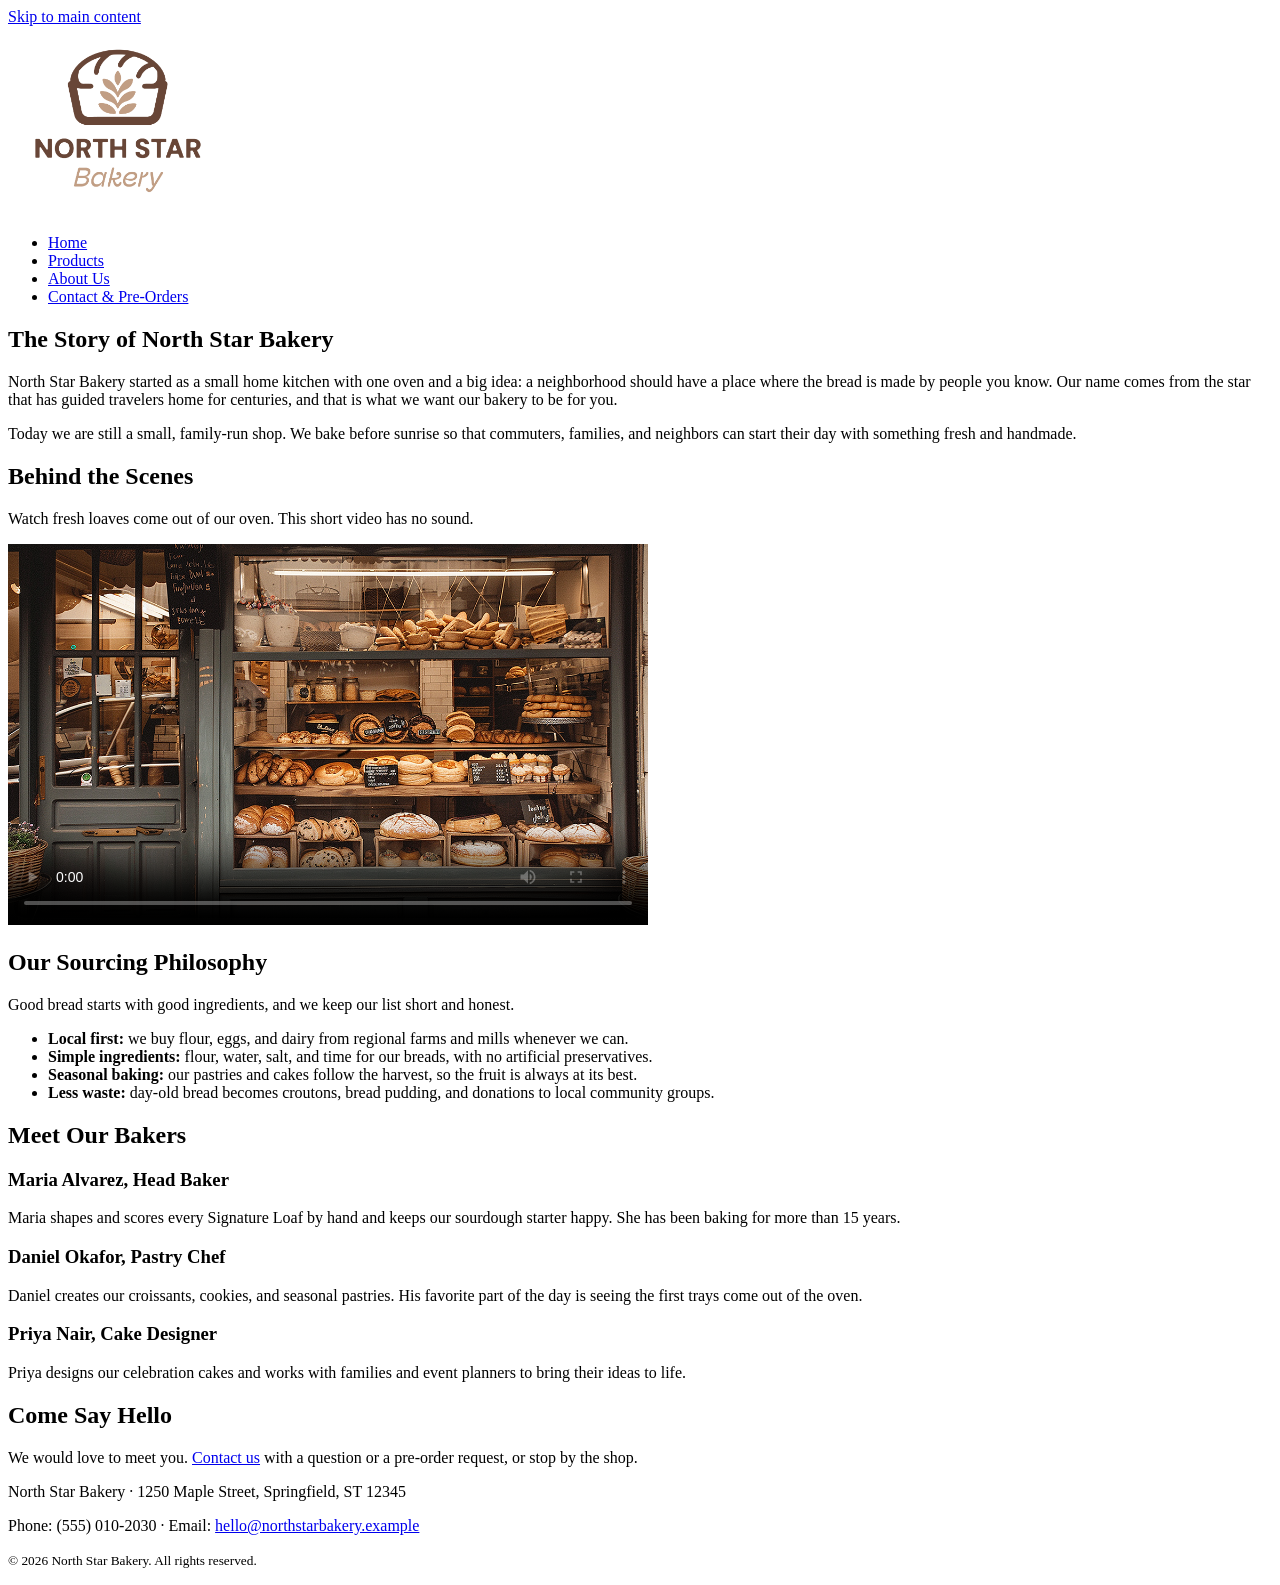
<file: north-star-bakery/about.html>
<!DOCTYPE html>
<html lang="en">
<head>
  <meta charset="UTF-8">
  <meta name="viewport" content="width=device-width, initial-scale=1.0">
  <meta name="description" content="Learn the story of North Star Bakery, how we source our ingredients, and meet the people who bake your bread.">
  <title>About Us | North Star Bakery</title>
</head>
<body>
  <a href="#main-content">Skip to main content</a>

  <header>
    <img src="bakery-logo_c.png" alt="North Star Bakery logo: a loaf of bread with a wheat sprig inside" width="220" height="188">
    <nav aria-label="Main navigation">
      <ul>
        <li><a href="index.html">Home</a></li>
        <li><a href="products.html">Products</a></li>
        <li><a href="about.html" aria-current="page">About Us</a></li>
        <li><a href="contact.html">Contact &amp; Pre-Orders</a></li>
      </ul>
    </nav>
  </header>

  <main id="main-content">
    <section aria-labelledby="story-heading">
      <h1 id="story-heading">The Story of North Star Bakery</h1>
      <p>North Star Bakery started as a small home kitchen with one oven and a big idea: a neighborhood should have a place where the bread is made by people you know. Our name comes from the star that has guided travelers home for centuries, and that is what we want our bakery to be for you.</p>
      <p>Today we are still a small, family-run shop. We bake before sunrise so that commuters, families, and neighbors can start their day with something fresh and handmade.</p>
    </section>

    <section aria-labelledby="video-heading">
      <h2 id="video-heading">Behind the Scenes</h2>
      <p>Watch fresh loaves come out of our oven. This short video has no sound.</p>
      <video controls preload="metadata" width="640" poster="bakery-storefront_c.png">
        <source src="bakery-behind-scenes_c.mp4" type="video/mp4">
        <p>Your browser does not support the video element. This short, silent video shows a baker sliding freshly baked round loaves out of the oven on a wooden peel. You can <a href="bakery-behind-scenes_c.mp4">download the behind-the-scenes video (MP4)</a> to watch it.</p>
      </video>
    </section>

    <section aria-labelledby="sourcing-heading">
      <h2 id="sourcing-heading">Our Sourcing Philosophy</h2>
      <p>Good bread starts with good ingredients, and we keep our list short and honest.</p>
      <ul>
        <li><strong>Local first:</strong> we buy flour, eggs, and dairy from regional farms and mills whenever we can.</li>
        <li><strong>Simple ingredients:</strong> flour, water, salt, and time for our breads, with no artificial preservatives.</li>
        <li><strong>Seasonal baking:</strong> our pastries and cakes follow the harvest, so the fruit is always at its best.</li>
        <li><strong>Less waste:</strong> day-old bread becomes croutons, bread pudding, and donations to local community groups.</li>
      </ul>
    </section>

    <section aria-labelledby="staff-heading">
      <h2 id="staff-heading">Meet Our Bakers</h2>
      <article>
        <h3>Maria Alvarez, Head Baker</h3>
        <p>Maria shapes and scores every Signature Loaf by hand and keeps our sourdough starter happy. She has been baking for more than 15 years.</p>
      </article>
      <article>
        <h3>Daniel Okafor, Pastry Chef</h3>
        <p>Daniel creates our croissants, cookies, and seasonal pastries. His favorite part of the day is seeing the first trays come out of the oven.</p>
      </article>
      <article>
        <h3>Priya Nair, Cake Designer</h3>
        <p>Priya designs our celebration cakes and works with families and event planners to bring their ideas to life.</p>
      </article>
    </section>

    <section aria-labelledby="community-heading">
      <h2 id="community-heading">Come Say Hello</h2>
      <p>We would love to meet you. <a href="contact.html">Contact us</a> with a question or a pre-order request, or stop by the shop.</p>
    </section>
  </main>

  <footer>
    <p>North Star Bakery &middot; 1250 Maple Street, Springfield, ST 12345</p>
    <p>Phone: (555) 010-2030 &middot; Email: <a href="mailto:hello@northstarbakery.example">hello@northstarbakery.example</a></p>
    <p><small>&copy; 2026 North Star Bakery. All rights reserved.</small></p>
  </footer>
</body>
</html>
</file>
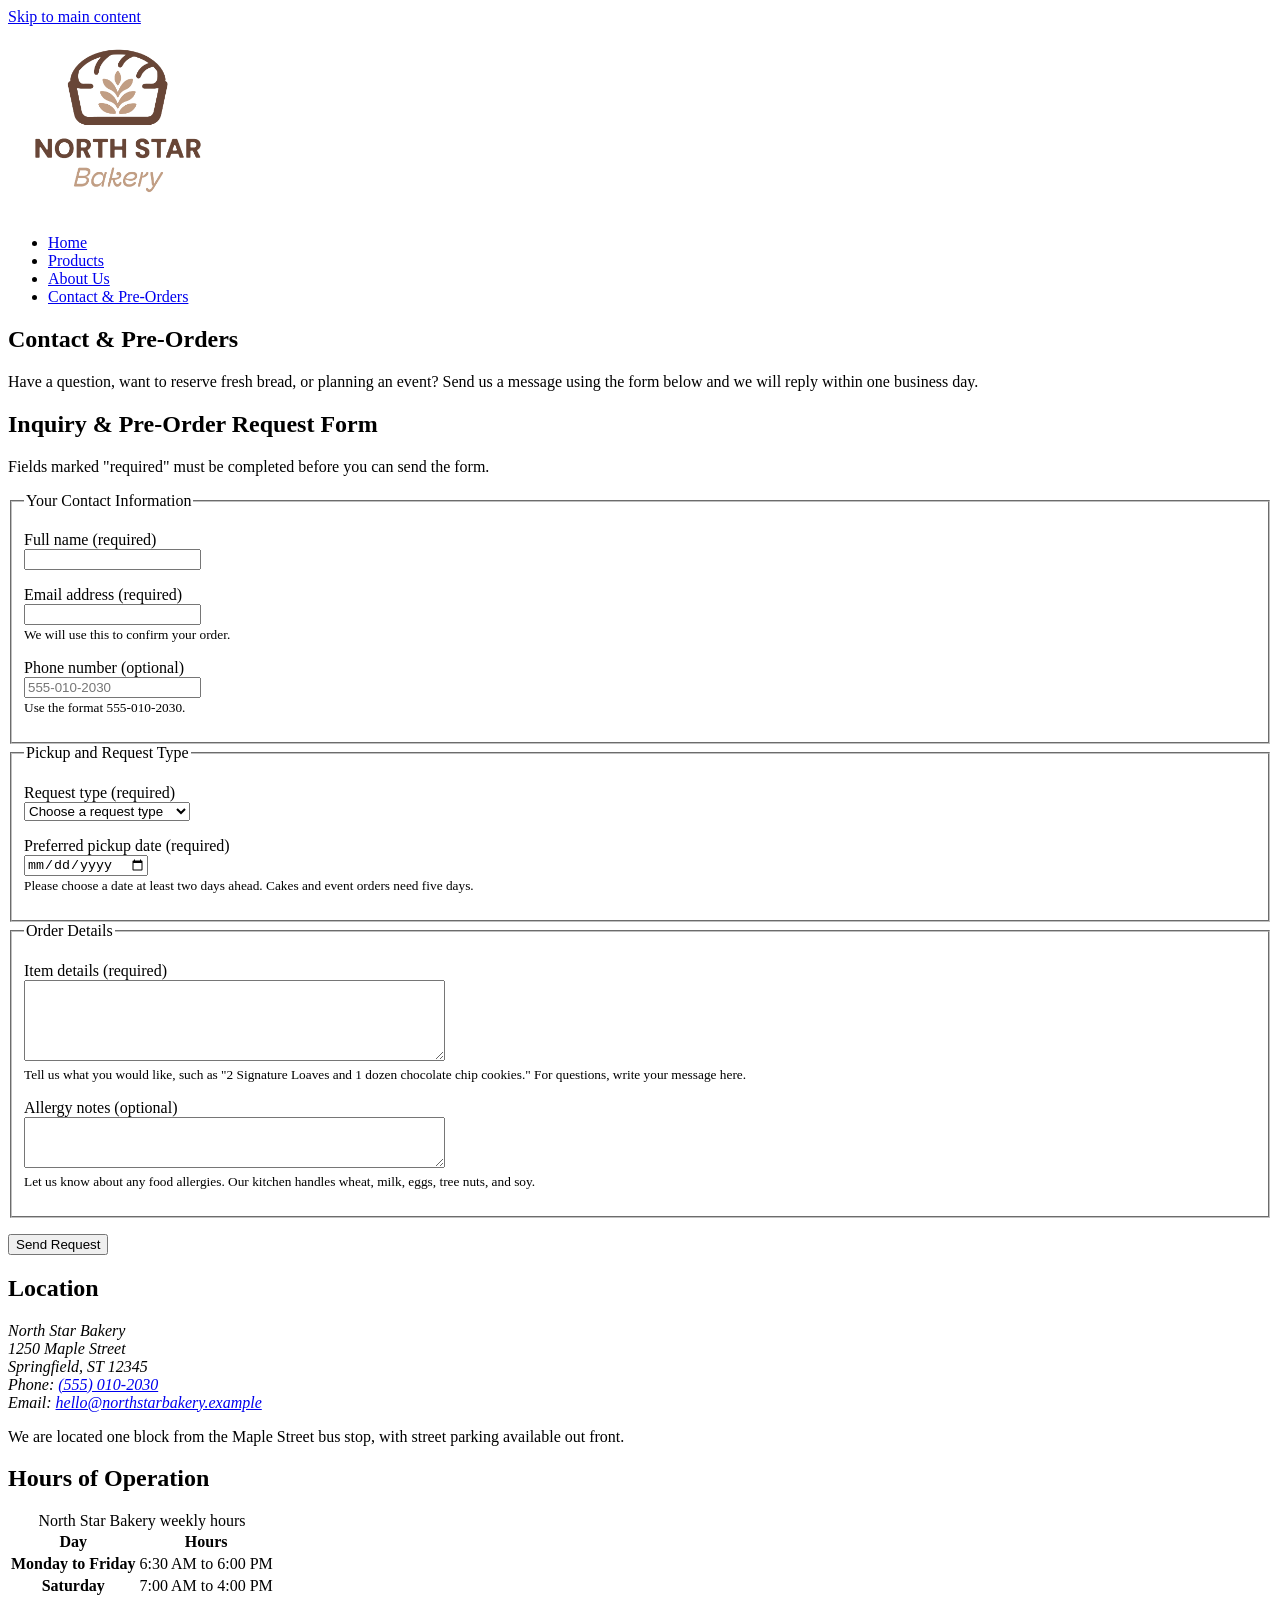
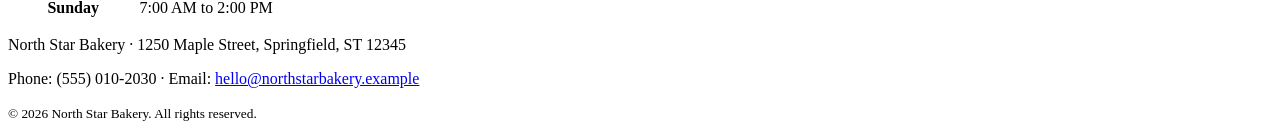
<file: north-star-bakery/contact.html>
<!DOCTYPE html>
<html lang="en">
<head>
  <meta charset="UTF-8">
  <meta name="viewport" content="width=device-width, initial-scale=1.0">
  <meta name="description" content="Contact North Star Bakery to place a pre-order, ask a question, or plan an event. Find our address and hours.">
  <title>Contact &amp; Pre-Orders | North Star Bakery</title>
</head>
<body>
  <a href="#main-content">Skip to main content</a>

  <header>
    <img src="bakery-logo_c.png" alt="North Star Bakery logo: a loaf of bread with a wheat sprig inside" width="220" height="188">
    <nav aria-label="Main navigation">
      <ul>
        <li><a href="index.html">Home</a></li>
        <li><a href="products.html">Products</a></li>
        <li><a href="about.html">About Us</a></li>
        <li><a href="contact.html" aria-current="page">Contact &amp; Pre-Orders</a></li>
      </ul>
    </nav>
  </header>

  <main id="main-content">
    <section aria-labelledby="contact-heading">
      <h1 id="contact-heading">Contact &amp; Pre-Orders</h1>
      <p>Have a question, want to reserve fresh bread, or planning an event? Send us a message using the form below and we will reply within one business day.</p>
    </section>

    <section aria-labelledby="form-heading">
      <h2 id="form-heading">Inquiry &amp; Pre-Order Request Form</h2>
      <p>Fields marked "required" must be completed before you can send the form.</p>

      <form action="#" method="post">
        <fieldset>
          <legend>Your Contact Information</legend>

          <p>
            <label for="customer-name">Full name (required)</label><br>
            <input type="text" id="customer-name" name="customer_name" required minlength="2" maxlength="60" autocomplete="name">
          </p>

          <p>
            <label for="customer-email">Email address (required)</label><br>
            <input type="email" id="customer-email" name="customer_email" required autocomplete="email" aria-describedby="email-hint">
            <br><small id="email-hint">We will use this to confirm your order.</small>
          </p>

          <p>
            <label for="customer-phone">Phone number (optional)</label><br>
            <input type="tel" id="customer-phone" name="customer_phone" pattern="[0-9]{3}-[0-9]{3}-[0-9]{4}" placeholder="555-010-2030" autocomplete="tel" aria-describedby="phone-hint">
            <br><small id="phone-hint">Use the format 555-010-2030.</small>
          </p>
        </fieldset>

        <fieldset>
          <legend>Pickup and Request Type</legend>

          <p>
            <label for="request-type">Request type (required)</label><br>
            <select id="request-type" name="request_type" required>
              <option value="">Choose a request type</option>
              <option value="pre-order">Pre-order</option>
              <option value="general-question">General question</option>
              <option value="event-catering">Event or catering inquiry</option>
            </select>
          </p>

          <p>
            <label for="pickup-date">Preferred pickup date (required)</label><br>
            <input type="date" id="pickup-date" name="pickup_date" required min="2026-10-12" aria-describedby="date-hint">
            <br><small id="date-hint">Please choose a date at least two days ahead. Cakes and event orders need five days.</small>
          </p>
        </fieldset>

        <fieldset>
          <legend>Order Details</legend>

          <p>
            <label for="item-details">Item details (required)</label><br>
            <textarea id="item-details" name="item_details" rows="5" cols="50" required minlength="10" maxlength="500" aria-describedby="item-hint"></textarea>
            <br><small id="item-hint">Tell us what you would like, such as "2 Signature Loaves and 1 dozen chocolate chip cookies." For questions, write your message here.</small>
          </p>

          <p>
            <label for="allergy-notes">Allergy notes (optional)</label><br>
            <textarea id="allergy-notes" name="allergy_notes" rows="3" cols="50" maxlength="300" aria-describedby="allergy-hint"></textarea>
            <br><small id="allergy-hint">Let us know about any food allergies. Our kitchen handles wheat, milk, eggs, tree nuts, and soy.</small>
          </p>
        </fieldset>

        <p><button type="submit">Send Request</button></p>
      </form>
    </section>

    <section aria-labelledby="location-heading">
      <h2 id="location-heading">Location</h2>
      <address>
        North Star Bakery<br>
        1250 Maple Street<br>
        Springfield, ST 12345<br>
        Phone: <a href="tel:+15550102030">(555) 010-2030</a><br>
        Email: <a href="mailto:hello@northstarbakery.example">hello@northstarbakery.example</a>
      </address>
      <p>We are located one block from the Maple Street bus stop, with street parking available out front.</p>
    </section>

    <section aria-labelledby="hours-heading">
      <h2 id="hours-heading">Hours of Operation</h2>
      <table>
        <caption>North Star Bakery weekly hours</caption>
        <thead>
          <tr>
            <th scope="col">Day</th>
            <th scope="col">Hours</th>
          </tr>
        </thead>
        <tbody>
          <tr>
            <th scope="row">Monday to Friday</th>
            <td>6:30 AM to 6:00 PM</td>
          </tr>
          <tr>
            <th scope="row">Saturday</th>
            <td>7:00 AM to 4:00 PM</td>
          </tr>
          <tr>
            <th scope="row">Sunday</th>
            <td>7:00 AM to 2:00 PM</td>
          </tr>
        </tbody>
      </table>
    </section>
  </main>

  <footer>
    <p>North Star Bakery &middot; 1250 Maple Street, Springfield, ST 12345</p>
    <p>Phone: (555) 010-2030 &middot; Email: <a href="mailto:hello@northstarbakery.example">hello@northstarbakery.example</a></p>
    <p><small>&copy; 2026 North Star Bakery. All rights reserved.</small></p>
  </footer>
</body>
</html>
</file>
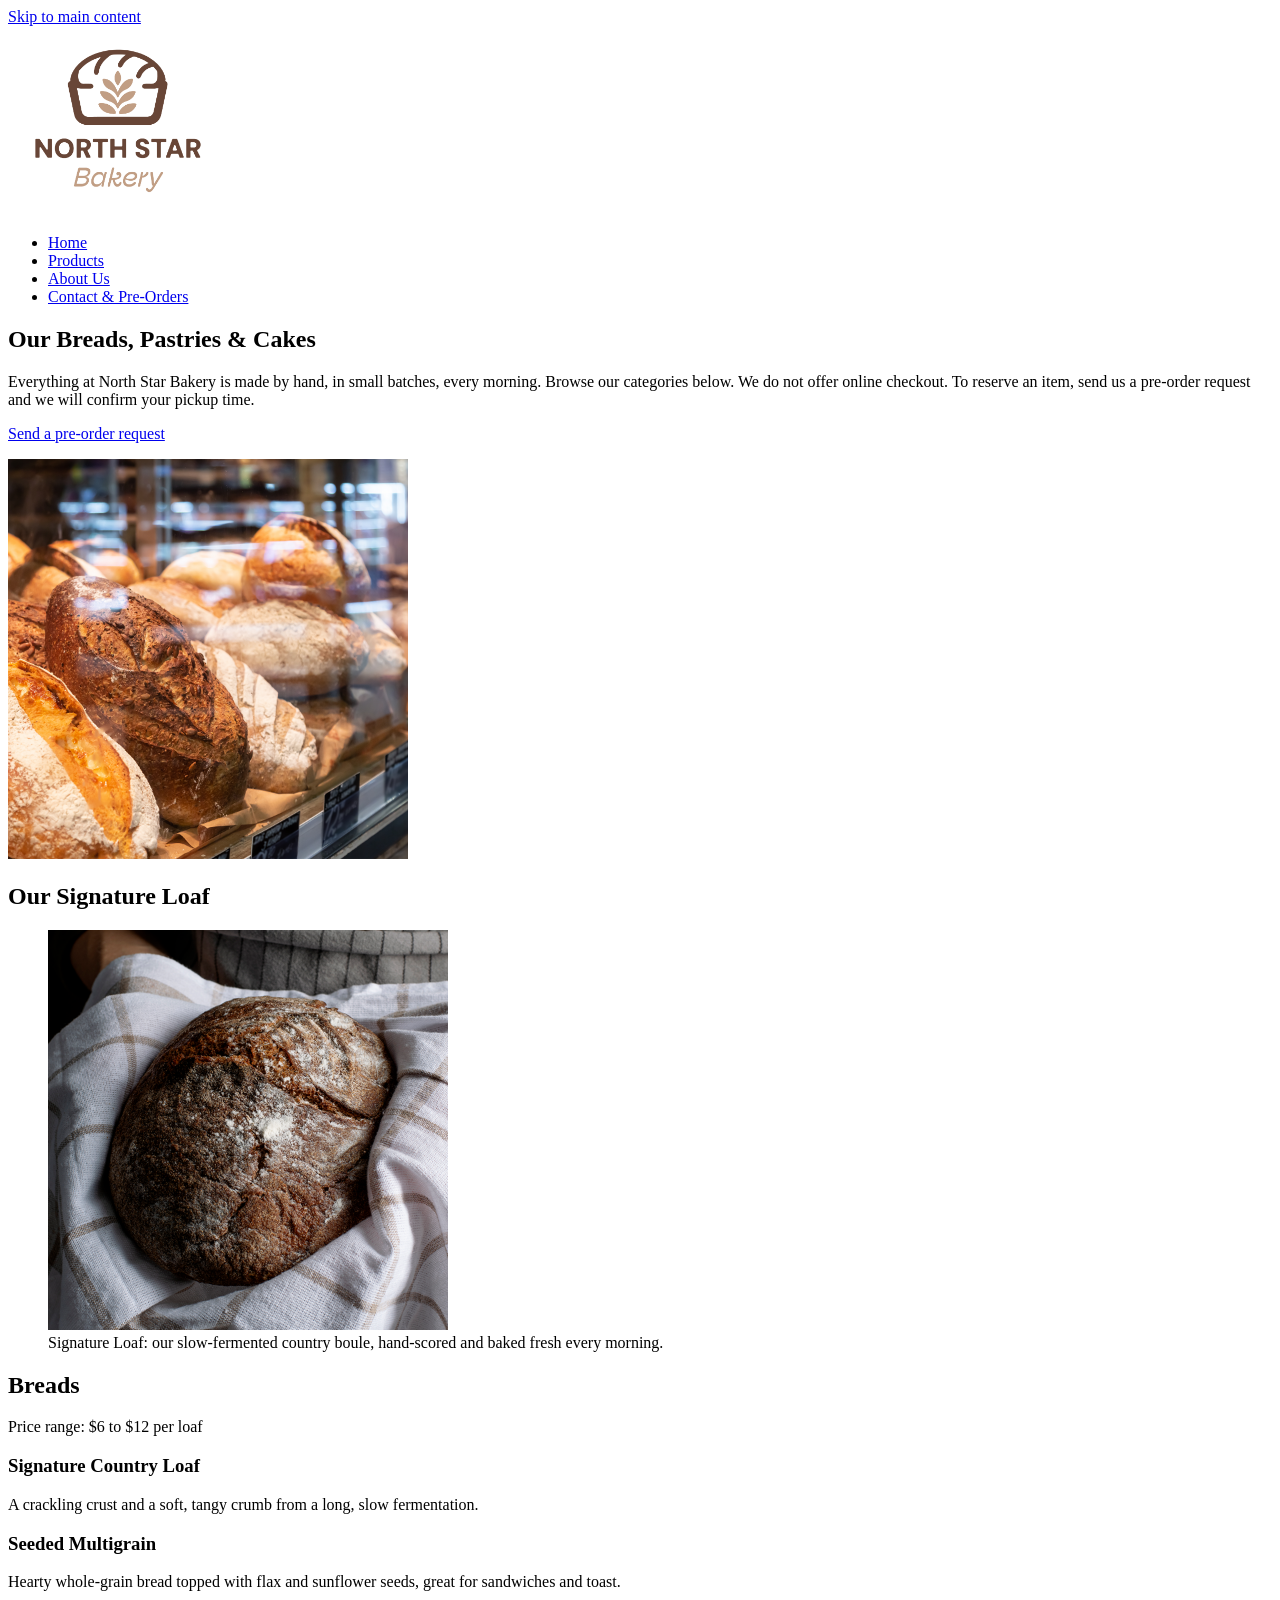
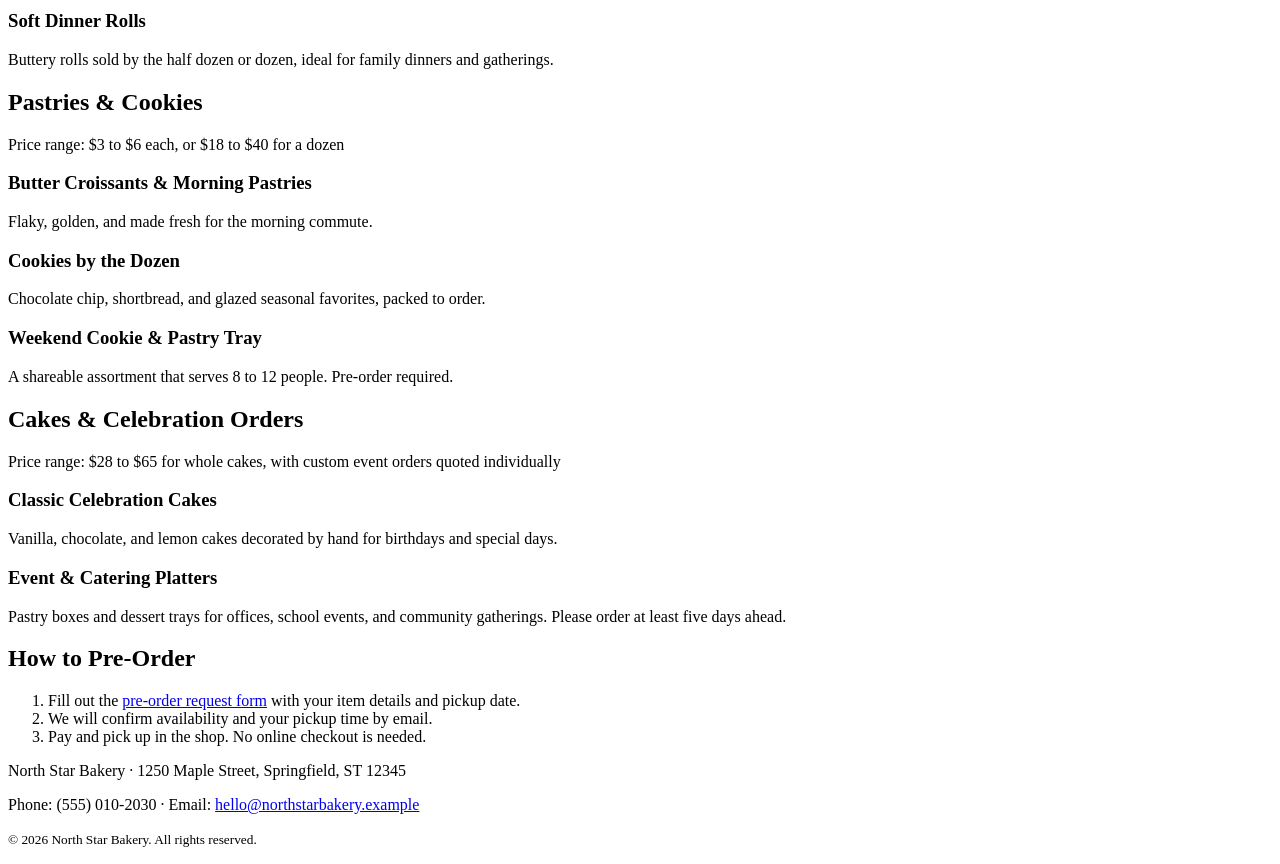
<file: north-star-bakery/products.html>
<!DOCTYPE html>
<html lang="en">
<head>
  <meta charset="UTF-8">
  <meta name="viewport" content="width=device-width, initial-scale=1.0">
  <meta name="description" content="Browse North Star Bakery's handmade breads, pastries, and cakes, with price ranges and pre-order information.">
  <title>Products | North Star Bakery</title>
</head>
<body>
  <a href="#main-content">Skip to main content</a>

  <header>
    <img src="bakery-logo_c.png" alt="North Star Bakery logo: a loaf of bread with a wheat sprig inside" width="220" height="188">
    <nav aria-label="Main navigation">
      <ul>
        <li><a href="index.html">Home</a></li>
        <li><a href="products.html" aria-current="page">Products</a></li>
        <li><a href="about.html">About Us</a></li>
        <li><a href="contact.html">Contact &amp; Pre-Orders</a></li>
      </ul>
    </nav>
  </header>

  <main id="main-content">
    <section aria-labelledby="products-intro-heading">
      <h1 id="products-intro-heading">Our Breads, Pastries &amp; Cakes</h1>
      <p>Everything at North Star Bakery is made by hand, in small batches, every morning. Browse our categories below. We do not offer online checkout. To reserve an item, send us a pre-order request and we will confirm your pickup time.</p>
      <p><a href="contact.html">Send a pre-order request</a></p>
      <img src="bakery-bread_c.png" alt="Golden-crusted sourdough and country loaves stacked in the glass bakery case with handwritten price tags" width="400" height="400">
    </section>

    <section aria-labelledby="signature-heading">
      <h2 id="signature-heading">Our Signature Loaf</h2>
      <figure>
        <img src="bakery-signature-loaf_c.png" alt="A round, dark-crusted loaf dusted with flour resting on a white and tan checked linen cloth" width="400" height="400">
        <figcaption>Signature Loaf: our slow-fermented country boule, hand-scored and baked fresh every morning.</figcaption>
      </figure>
    </section>

    <section aria-labelledby="breads-heading">
      <h2 id="breads-heading">Breads</h2>
      <p>Price range: $6 to $12 per loaf</p>
      <article>
        <h3>Signature Country Loaf</h3>
        <p>A crackling crust and a soft, tangy crumb from a long, slow fermentation.</p>
      </article>
      <article>
        <h3>Seeded Multigrain</h3>
        <p>Hearty whole-grain bread topped with flax and sunflower seeds, great for sandwiches and toast.</p>
      </article>
      <article>
        <h3>Soft Dinner Rolls</h3>
        <p>Buttery rolls sold by the half dozen or dozen, ideal for family dinners and gatherings.</p>
      </article>
    </section>

    <section aria-labelledby="pastries-heading">
      <h2 id="pastries-heading">Pastries &amp; Cookies</h2>
      <p>Price range: $3 to $6 each, or $18 to $40 for a dozen</p>
      <article>
        <h3>Butter Croissants &amp; Morning Pastries</h3>
        <p>Flaky, golden, and made fresh for the morning commute.</p>
      </article>
      <article>
        <h3>Cookies by the Dozen</h3>
        <p>Chocolate chip, shortbread, and glazed seasonal favorites, packed to order.</p>
      </article>
      <article>
        <h3>Weekend Cookie &amp; Pastry Tray</h3>
        <p>A shareable assortment that serves 8 to 12 people. Pre-order required.</p>
      </article>
    </section>

    <section aria-labelledby="cakes-heading">
      <h2 id="cakes-heading">Cakes &amp; Celebration Orders</h2>
      <p>Price range: $28 to $65 for whole cakes, with custom event orders quoted individually</p>
      <article>
        <h3>Classic Celebration Cakes</h3>
        <p>Vanilla, chocolate, and lemon cakes decorated by hand for birthdays and special days.</p>
      </article>
      <article>
        <h3>Event &amp; Catering Platters</h3>
        <p>Pastry boxes and dessert trays for offices, school events, and community gatherings. Please order at least five days ahead.</p>
      </article>
    </section>

    <section aria-labelledby="order-heading">
      <h2 id="order-heading">How to Pre-Order</h2>
      <ol>
        <li>Fill out the <a href="contact.html">pre-order request form</a> with your item details and pickup date.</li>
        <li>We will confirm availability and your pickup time by email.</li>
        <li>Pay and pick up in the shop. No online checkout is needed.</li>
      </ol>
    </section>
  </main>

  <footer>
    <p>North Star Bakery &middot; 1250 Maple Street, Springfield, ST 12345</p>
    <p>Phone: (555) 010-2030 &middot; Email: <a href="mailto:hello@northstarbakery.example">hello@northstarbakery.example</a></p>
    <p><small>&copy; 2026 North Star Bakery. All rights reserved.</small></p>
  </footer>
</body>
</html>
</file>
<file: styles.css>
/* ==========================================================================
   North Star Bakery - styles.css
   Touchstone 3: visual design system + responsive layout
   Approach: mobile-first. Base styles are for phones; media queries at the
   bottom add the larger-screen layouts.
   ========================================================================== */

/* --------------------------------------------------------------------------
   1. Design tokens
   4 colors, 2 font families, and a small spacing scale
   -------------------------------------------------------------------------- */
:root {
  /* Colors (4) */
  --cream: #fbf5ec;   /* page background, text on dark areas */
  --brown: #684637;   /* body text, headings, header/footer (from the logo) */
  --tan: #c19e84;     /* borders and dividers only (from the logo's wheat) */
  --crust: #9c4f25;   /* links and call-to-action buttons */

  /* Fonts (2) */
  --font-heading: "Lora", Georgia, "Times New Roman", serif;
  --font-body: "Nunito", system-ui, -apple-system, "Segoe UI", Arial, sans-serif;

  /* Spacing scale */
  --space-s: 0.5rem;
  --space-m: 1rem;
  --space-l: 2rem;
  --space-xl: 3rem;

  --radius: 12px;
}

/* --------------------------------------------------------------------------
   2. Base / reset
   -------------------------------------------------------------------------- */
*,
*::before,
*::after {
  box-sizing: border-box;
}

/* The hidden attribute must always win, even over display rules below */
[hidden] {
  display: none !important;
}

body {
  margin: 0;
  min-height: 100vh;
  display: flex;               /* Flexbox: keeps the footer at the bottom */
  flex-direction: column;
  background: var(--cream);
  color: var(--brown);
  font-family: var(--font-body);
  font-size: 1.0625rem;        /* about 17px for easy reading */
  line-height: 1.65;
}

img,
video {
  display: block;
  max-width: 100%;
  height: auto;
  border-radius: var(--radius);
}

video,
audio {
  width: 100%;
}

/* --------------------------------------------------------------------------
   3. Typography and links
   -------------------------------------------------------------------------- */
h1,
h2,
h3 {
  font-family: var(--font-heading);
  font-weight: 700;
  line-height: 1.2;
  color: var(--brown);
}

h1 {
  margin: 0 0 var(--space-m);
  font-size: 2.125rem;
}

h2 {
  margin: 0 0 var(--space-m);
  padding-bottom: var(--space-s);
  border-bottom: 3px solid var(--tan);
  font-size: 1.6rem;
}

h3 {
  margin: 0 0 var(--space-s);
  font-size: 1.2rem;
}

p {
  margin: 0 0 var(--space-m);
}

a {
  color: var(--crust);
  text-decoration: underline;
  text-underline-offset: 0.2em;
}

a:hover {
  color: var(--brown);
  text-decoration-thickness: 3px;
}

/* Visible keyboard focus on everything interactive */
a:focus-visible,
button:focus-visible,
input:focus-visible,
select:focus-visible,
textarea:focus-visible,
video:focus-visible,
audio:focus-visible {
  outline: 3px solid var(--crust);
  outline-offset: 3px;
}

/* Skip link: hidden until it receives keyboard focus */
.skip-link {
  position: absolute;
  top: -4rem;
  left: var(--space-s);
  z-index: 10;
  padding: 0.75rem 1rem;
  border-radius: 0 0 8px 8px;
  background: var(--brown);
  color: var(--cream);
}

.skip-link:focus {
  top: 0;
}

/* --------------------------------------------------------------------------
   4. Header and navigation (Flexbox)
   -------------------------------------------------------------------------- */
body > header {
  display: flex;
  flex-direction: column;
  align-items: center;
  gap: var(--space-m);
  padding: var(--space-m);
  background: var(--cream);
  border-bottom: 4px solid var(--tan);
}

/* The logo file has a white background, so multiply blends it into the cream */
body > header img {
  width: 120px;
  height: auto;
  border-radius: 0;
  mix-blend-mode: multiply;
}

nav ul {
  display: flex;
  flex-wrap: wrap;
  justify-content: center;
  gap: var(--space-s);
  margin: 0;
  padding: 0;
  list-style: none;
}

nav a {
  display: block;
  padding: 0.6rem 1rem;
  border: 2px solid transparent;
  border-radius: 999px;
  color: var(--brown);
  font-weight: 700;
  text-decoration: none;
}

nav a:hover {
  border-color: var(--tan);
  color: var(--brown);
}

/* The page you are on */
nav a[aria-current="page"] {
  background: var(--brown);
  color: var(--cream);
}

/* --------------------------------------------------------------------------
   5. Main content area
   -------------------------------------------------------------------------- */
main {
  flex: 1;                     /* fills the space between header and footer */
  width: 100%;
  max-width: 62rem;
  margin: 0 auto;
  padding: var(--space-l) var(--space-m);
}

main > section,
main > div {
  margin-bottom: var(--space-xl);
}

/* --------------------------------------------------------------------------
   6. Reusable components
   -------------------------------------------------------------------------- */

/* Buttons (links and form button) */
.button {
  display: inline-block;
  padding: 0.75rem 1.5rem;
  border: 2px solid var(--crust);
  border-radius: 999px;
  background: var(--crust);
  color: var(--cream);
  font: inherit;
  font-weight: 700;
  line-height: 1.3;
  text-decoration: none;
  cursor: pointer;
}

.button:hover {
  border-color: var(--brown);
  background: var(--brown);
  color: var(--cream);
}

.button-outline {
  background: transparent;
  border-color: var(--brown);
  color: var(--brown);
}

.button-row {
  display: flex;
  flex-wrap: wrap;
  gap: 0.75rem;
}

/* Two-part section: text next to an image on wide screens */
.split {
  display: flex;
  flex-direction: column;
  gap: var(--space-l);
}

.split > img {
  width: 100%;
}

/* Bordered boxes */
.feature-list {
  display: flex;
  flex-direction: column;
  gap: var(--space-m);
  margin: 0;
  padding: 0;
  list-style: none;
}

.feature-list li,
.card-section > article,
address,
dl {
  padding: var(--space-m);
  border: 2px solid var(--tan);
  border-radius: var(--radius);
}

.feature-list strong {
  display: block;
  font-family: var(--font-heading);
  font-size: 1.15rem;
}

/* Sections that hold a heading followed by several cards */
.card-section {
  display: flex;
  flex-wrap: wrap;
  gap: var(--space-m);
}

.card-section > h2,
.card-section > p {
  flex: 1 1 100%;
  margin: 0;
}

.card-section > article {
  flex: 1 1 15rem;
}

.card-section h3 {
  margin-top: 0;
}

.card-section article p {
  margin-bottom: 0;
}

.price {
  color: var(--crust);
  font-weight: 700;
}

/* --------------------------------------------------------------------------
   7. Page-specific sections
   -------------------------------------------------------------------------- */

/* Home: featured item on a dark band */
.featured {
  padding: var(--space-l) var(--space-m);
  border-radius: var(--radius);
  background: var(--brown);
  color: var(--cream);
}

.featured h2,
.featured h3 {
  color: var(--cream);
}

.featured h2 {
  border-bottom-color: var(--tan);
}

.featured .button {
  border-color: var(--cream);
  background: var(--cream);
  color: var(--brown);
}

.featured .button:hover {
  background: transparent;
  color: var(--cream);
}

.featured a:focus-visible {
  outline-color: var(--cream);
}

.featured-body {
  display: flex;
  flex-direction: column;
  gap: var(--space-m);
}

.featured-text p:last-child {
  margin-bottom: 0;
}

/* Home: hours and address */
.visit-details {
  display: flex;
  flex-direction: column;
  gap: var(--space-m);
  margin-bottom: var(--space-m);
}

address {
  margin: 0;
  font-style: normal;
}

address + p {
  margin-top: var(--space-m);
}

dl {
  display: flex;
  flex-wrap: wrap;
  margin: 0;
}

dt,
dd {
  flex: 1 1 50%;
  margin: 0;
  padding: 0.4rem 0;
  border-bottom: 1px solid var(--tan);
}

dt {
  font-weight: 700;
}

dt:last-of-type,
dd:last-of-type {
  border-bottom: 0;
}

/* Products: signature loaf figure */
figure {
  display: flex;
  flex-direction: column;
  gap: var(--space-s);
  max-width: 28rem;
  margin: 0;
}

figcaption {
  padding-left: var(--space-m);
  border-left: 4px solid var(--tan);
  font-family: var(--font-heading);
  font-size: 1.05rem;
  font-style: italic;
}

.signature-body {
  display: flex;
  flex-direction: column;
  gap: var(--space-m);
}

.signature-body p {
  margin: 0;
}

/* Products: numbered "How to Pre-Order" steps */
.steps {
  display: flex;
  flex-direction: column;
  gap: var(--space-m);
  margin: 0;
  padding: 0;
  list-style: none;
  counter-reset: step;
}

.steps li {
  position: relative;
  padding: var(--space-m) var(--space-m) var(--space-m) 4rem;
  border: 2px solid var(--tan);
  border-radius: var(--radius);
  counter-increment: step;
}

.steps li::before {
  content: counter(step);
  position: absolute;
  top: var(--space-m);
  left: var(--space-m);
  display: flex;
  align-items: center;
  justify-content: center;
  width: 2.25rem;
  height: 2.25rem;
  border-radius: 50%;
  background: var(--brown);
  color: var(--cream);
  font-weight: 700;
}

/* Contact: layout wrappers */
.contact-columns,
.contact-info {
  display: flex;
  flex-direction: column;
  gap: var(--space-l);
}

.contact-info > section {
  margin: 0;
}

/* --------------------------------------------------------------------------
   8. Forms
   -------------------------------------------------------------------------- */
fieldset {
  min-width: 0;
  margin: 0 0 var(--space-m);
  padding: var(--space-m);
  border: 2px solid var(--tan);
  border-radius: var(--radius);
}

legend {
  padding: 0 var(--space-s);
  font-family: var(--font-heading);
  font-size: 1.2rem;
  font-weight: 700;
}

fieldset p {
  margin: 0 0 var(--space-m);
}

fieldset p:last-child {
  margin-bottom: 0;
}

label {
  display: block;
  margin-bottom: 0.25rem;
  font-weight: 700;
}

input,
select,
textarea {
  display: block;
  width: 100%;
  min-height: 2.75rem;         /* comfortable tap target on phones */
  padding: 0.65rem 0.75rem;
  border: 2px solid var(--brown);
  border-radius: 8px;
  background: var(--cream);
  color: var(--brown);
  font: inherit;
}

input:user-invalid,
select:user-invalid,
textarea:user-invalid {
  border-color: var(--crust);
  border-style: dashed;
}

::placeholder {
  color: var(--brown);
  font-style: italic;
  opacity: 1;
}

.hint {
  display: block;
  margin-top: 0.25rem;
  font-size: 0.9rem;
}

/* --------------------------------------------------------------------------
   9. Hours table
   -------------------------------------------------------------------------- */
table {
  width: 100%;
  border-collapse: collapse;
}

caption {
  padding-bottom: var(--space-s);
  font-family: var(--font-heading);
  font-size: 1.1rem;
  font-weight: 700;
  text-align: left;
}

th,
td {
  padding: 0.6rem 0.5rem;
  border-bottom: 1px solid var(--tan);
  text-align: left;
}

/* --------------------------------------------------------------------------
   10. Footer (Flexbox)
   -------------------------------------------------------------------------- */
body > footer {
  display: flex;
  flex-direction: column;
  gap: var(--space-s);
  padding: var(--space-l) var(--space-m);
  background: var(--brown);
  color: var(--cream);
  text-align: center;
}

body > footer p {
  margin: 0;
}

body > footer a {
  color: var(--cream);
}

body > footer a:hover {
  color: var(--cream);
  text-decoration-thickness: 3px;
}

body > footer a:focus-visible {
  outline-color: var(--cream);
}

/* --------------------------------------------------------------------------
   11. Interactive features (Touchstone 4)
   Styles for the pre-order list, form error messages, and status messages
   that script.js adds to the page.
   -------------------------------------------------------------------------- */

/* Smaller button used inside product cards */
.button-small {
  padding: 0.45rem 1.1rem;
  font-size: 0.95rem;
}

/* Cards are columns so every "Add to my list" button lines up at the bottom */
.card-section > article {
  display: flex;
  flex-direction: column;
}

.card-section > article > p {
  flex: 1 1 auto;
}

.card-section .add-to-list {
  align-self: flex-start;
  margin-top: var(--space-m);
}

/* Button in its "already on my list" state */
.add-to-list.is-added {
  border-color: var(--brown);
  background: var(--brown);
  color: var(--cream);
}

.add-to-list.is-added:hover {
  background: transparent;
  color: var(--brown);
}

/* My Pre-Order List panel */
.preorder-list {
  padding: var(--space-m);
  border: 2px solid var(--tan);
  border-radius: var(--radius);
}

.preorder-list > p:last-of-type {
  margin-bottom: 0;
}

.list-items {
  display: flex;
  flex-direction: column;
  margin: 0 0 var(--space-m);
  padding: 0;
  list-style: none;
}

.list-items:empty {
  display: none;
}

.list-item {
  display: flex;
  flex-wrap: wrap;
  align-items: center;
  justify-content: space-between;
  gap: var(--space-s) var(--space-m);
  padding: var(--space-s) 0;
  border-bottom: 1px solid var(--tan);
}

/* A button that looks like a link (used for "Remove") */
.link-button {
  padding: 0.5rem;
  border: 0;
  background: none;
  color: var(--crust);
  font: inherit;
  font-weight: 700;
  text-decoration: underline;
  cursor: pointer;
}

.link-button:hover {
  color: var(--brown);
}

/* Form validation messages */
.error-message {
  display: block;
  margin-top: 0.35rem;
  color: var(--crust);
  font-size: 0.95rem;
  font-weight: 700;
}

.error-message:empty {
  display: none;
}

.error-message::before {
  content: "Error: ";
}

input[aria-invalid="true"],
select[aria-invalid="true"],
textarea[aria-invalid="true"] {
  border-color: var(--crust);
  border-style: dashed;
}

/* Message box above the form (success, or a summary of problems) */
.form-status {
  margin-bottom: var(--space-m);
  padding: var(--space-m);
  border: 2px solid var(--brown);
  border-radius: var(--radius);
  background: var(--brown);
  color: var(--cream);
  font-weight: 700;
}

.form-status.is-error {
  background: var(--cream);
  border-color: var(--crust);
  color: var(--crust);
}

/* "Remember me" checkbox */
.checkbox {
  display: flex;
  align-items: center;
  gap: var(--space-s);
  margin: 0;
  font-weight: 400;
}

input[type="checkbox"] {
  flex: 0 0 1.5rem;
  width: 1.5rem;
  min-height: 0;
  height: 1.5rem;
  margin: 0;
  accent-color: var(--brown);
}

/* ==========================================================================
   MEDIA QUERY 1: tablets and up (800px)
   This matches the 800px breakpoint used by the <picture> element in
   index.html, so the wide featured image and the two-column layouts switch
   on together.
   ========================================================================== */
@media (min-width: 50em) {
  h1 {
    font-size: 2.75rem;
  }

  h2 {
    font-size: 1.85rem;
  }

  /* Header: logo on the left, navigation on the right */
  body > header {
    flex-direction: row;
    justify-content: space-between;
    padding: var(--space-m) var(--space-l);
  }

  body > header img {
    width: 150px;
  }

  nav ul {
    justify-content: flex-end;
  }

  main {
    padding: var(--space-xl) var(--space-l);
  }

  /* Text and image side by side */
  .split {
    flex-direction: row;
    align-items: center;
  }

  .split > div,
  .split > img {
    flex: 1 1 0;
    min-width: 0;
  }

  /* Featured item: image on the left, text on the right */
  .featured {
    padding: var(--space-xl);
  }

  .featured-body {
    flex-direction: row;
    align-items: center;
    gap: var(--space-l);
  }

  .featured-body picture {
    flex: 1 1 55%;
  }

  .featured-body picture img {
    width: 100%;
  }

  .featured-text {
    flex: 1 1 45%;
  }

  /* Three "known for" boxes in one row */
  .feature-list {
    flex-flow: row wrap;
  }

  .feature-list li {
    flex: 1 1 14rem;
  }

  /* Address and hours side by side */
  .visit-details {
    flex-direction: row;
  }

  .visit-details > * {
    flex: 1 1 0;
  }

  /* Signature loaf: photo beside its description */
  .signature-body {
    flex-direction: row;
    align-items: center;
    gap: var(--space-l);
  }

  .signature-body > * {
    flex: 1 1 0;
  }

  /* Pre-order steps in one row */
  .steps {
    flex-direction: row;
  }

  .steps li {
    flex: 1 1 0;
  }

  /* Contact: form on the left, location and hours on the right */
  .contact-columns {
    flex-direction: row;
    align-items: flex-start;
  }

  .contact-form {
    flex: 3 1 0;
    min-width: 0;
  }

  .contact-info {
    flex: 2 1 0;
    min-width: 0;
  }

  /* Footer: details spread across one row */
  body > footer {
    flex-direction: row;
    flex-wrap: wrap;
    justify-content: space-between;
    padding: var(--space-l);
    text-align: left;
  }
}

/* ==========================================================================
   MEDIA QUERY 2: large desktops (1024px)
   ========================================================================== */
@media (min-width: 64em) {
  body {
    font-size: 1.125rem;
  }

  h1 {
    font-size: 3.25rem;
  }

  .card-section > article {
    flex-basis: 18rem;
  }
}
</file>
